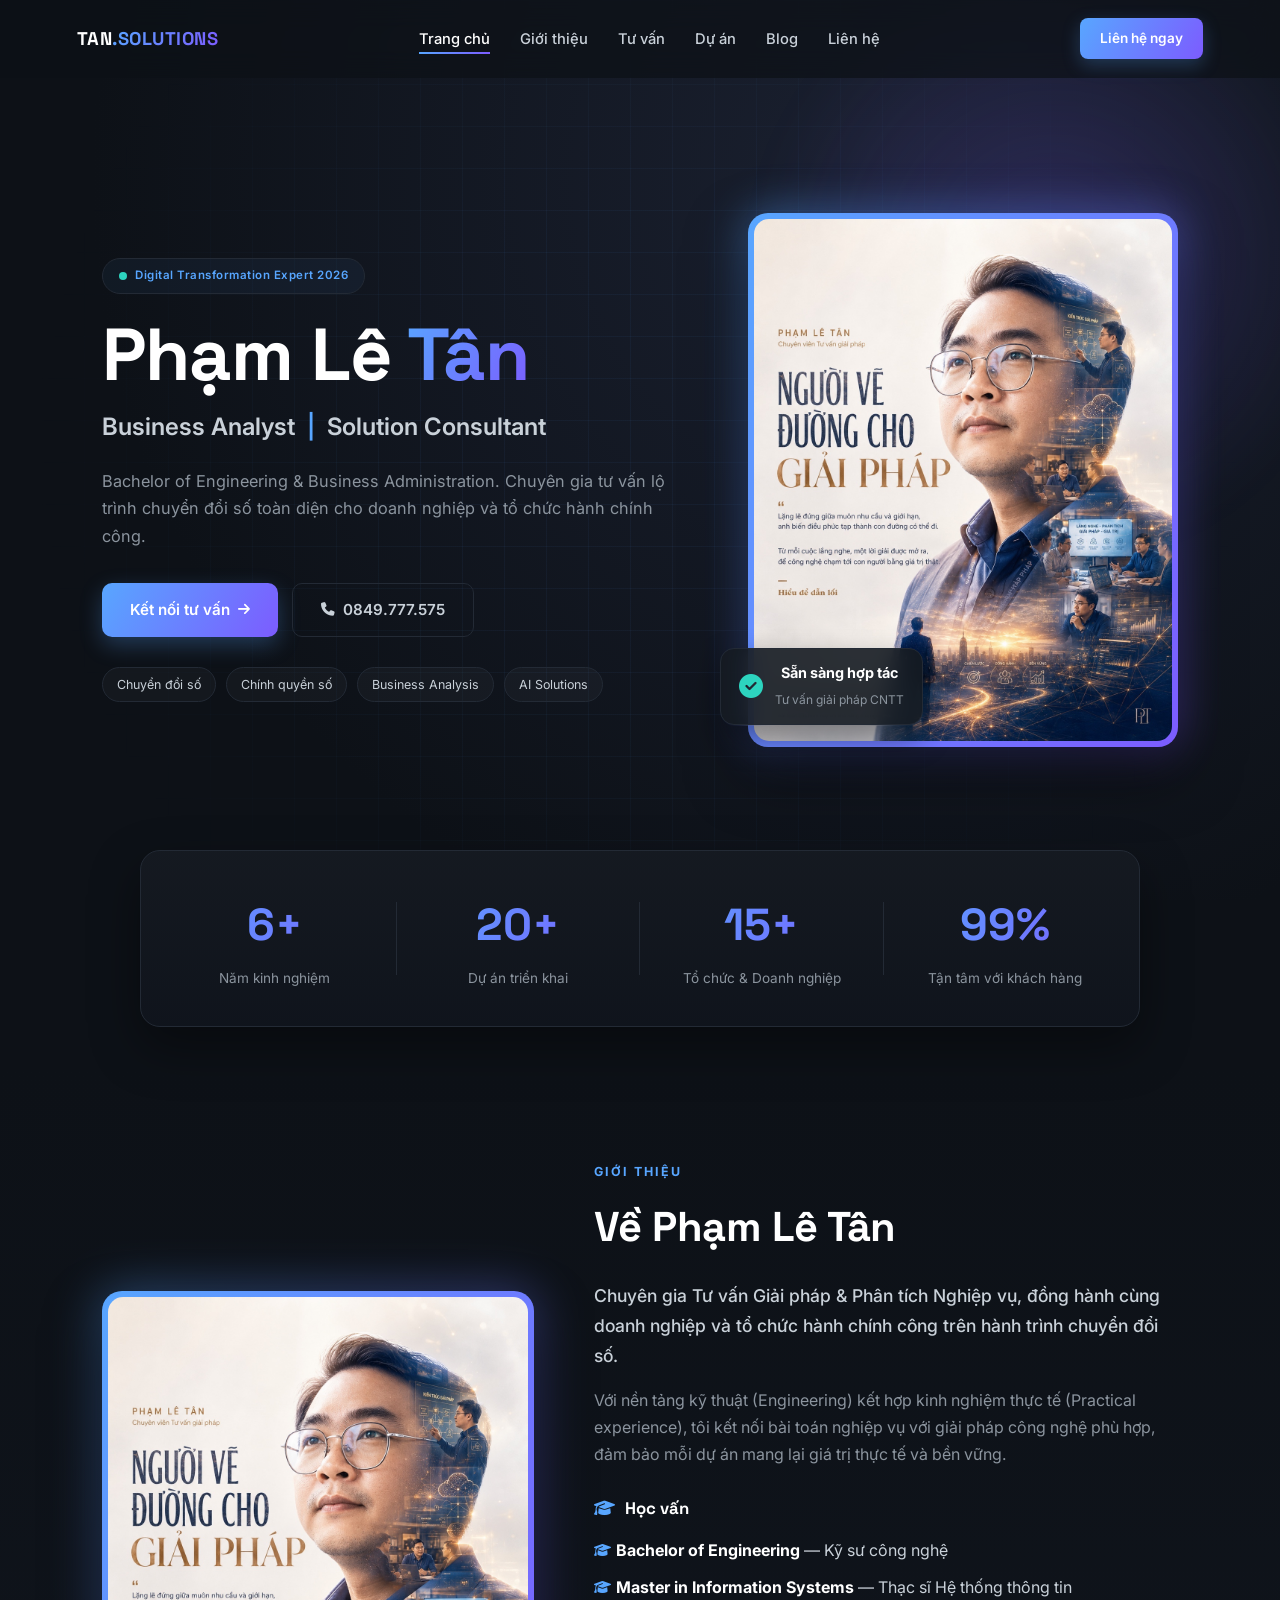
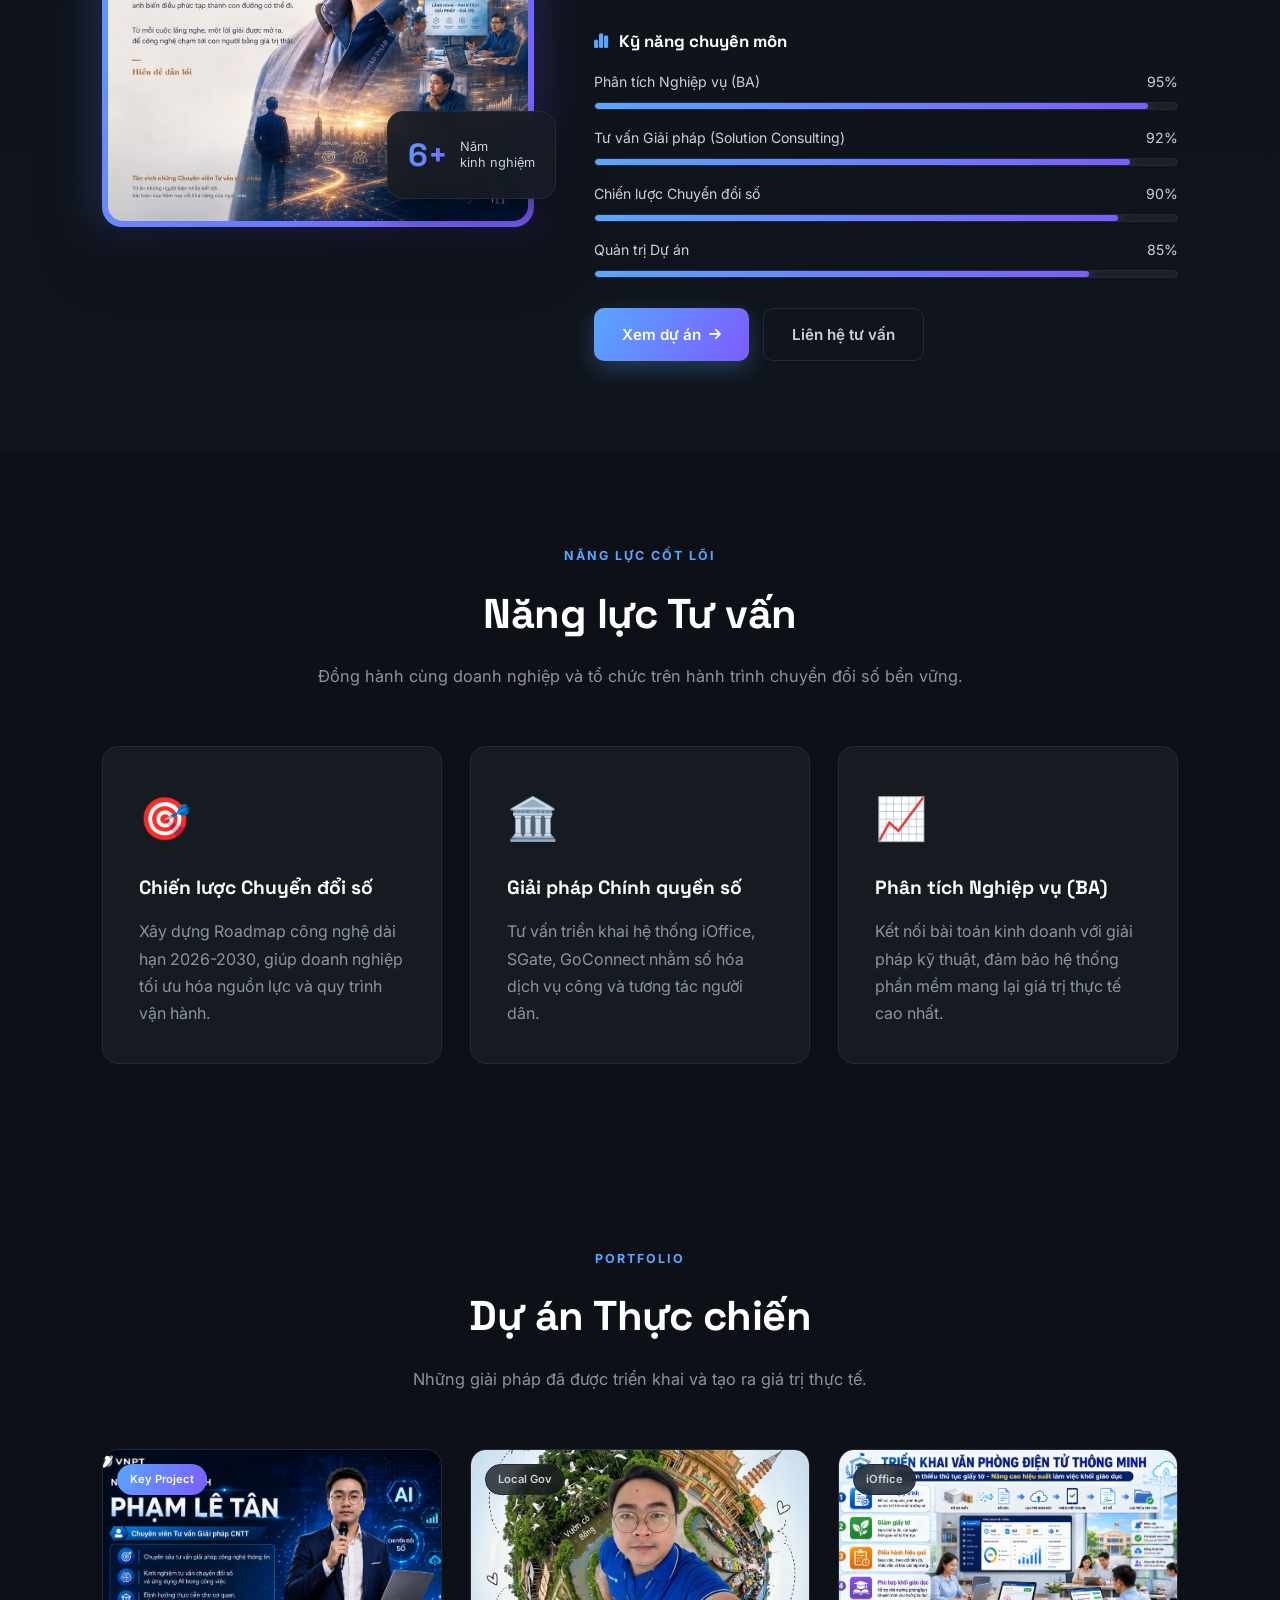
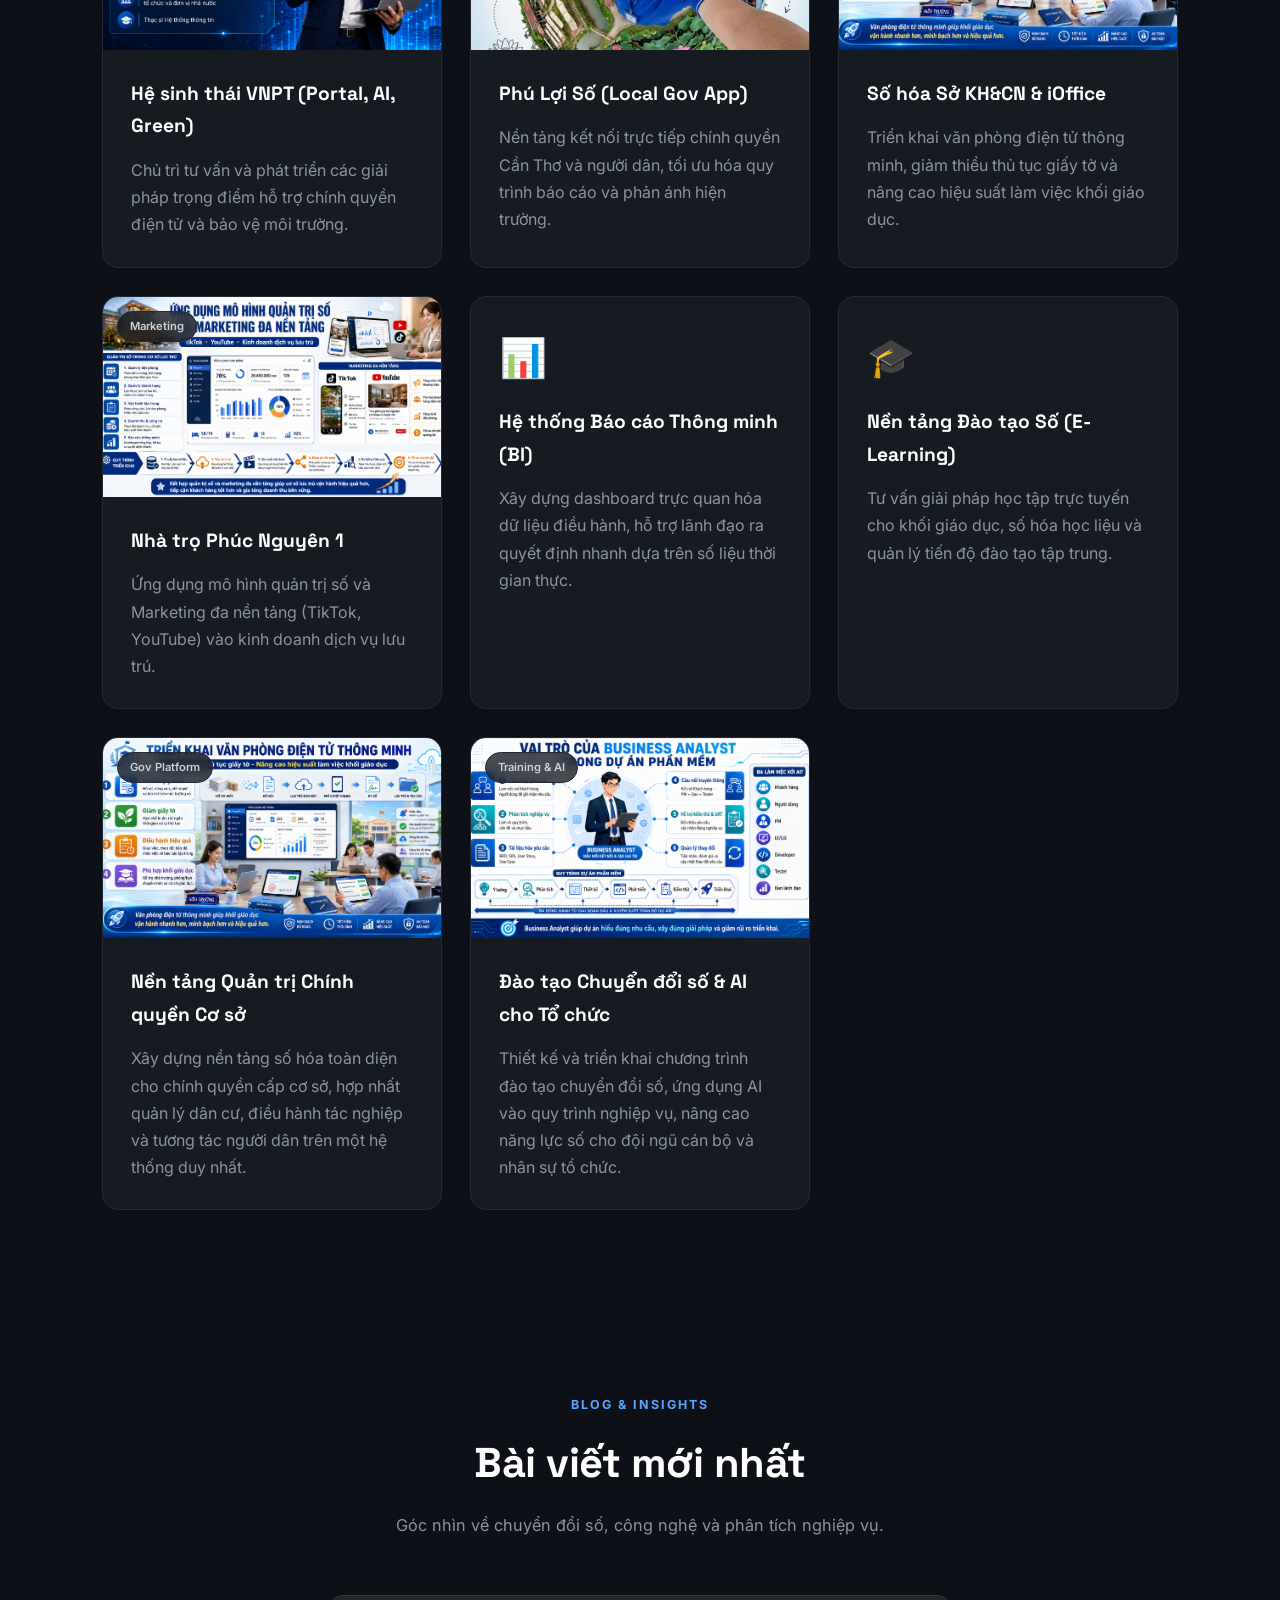
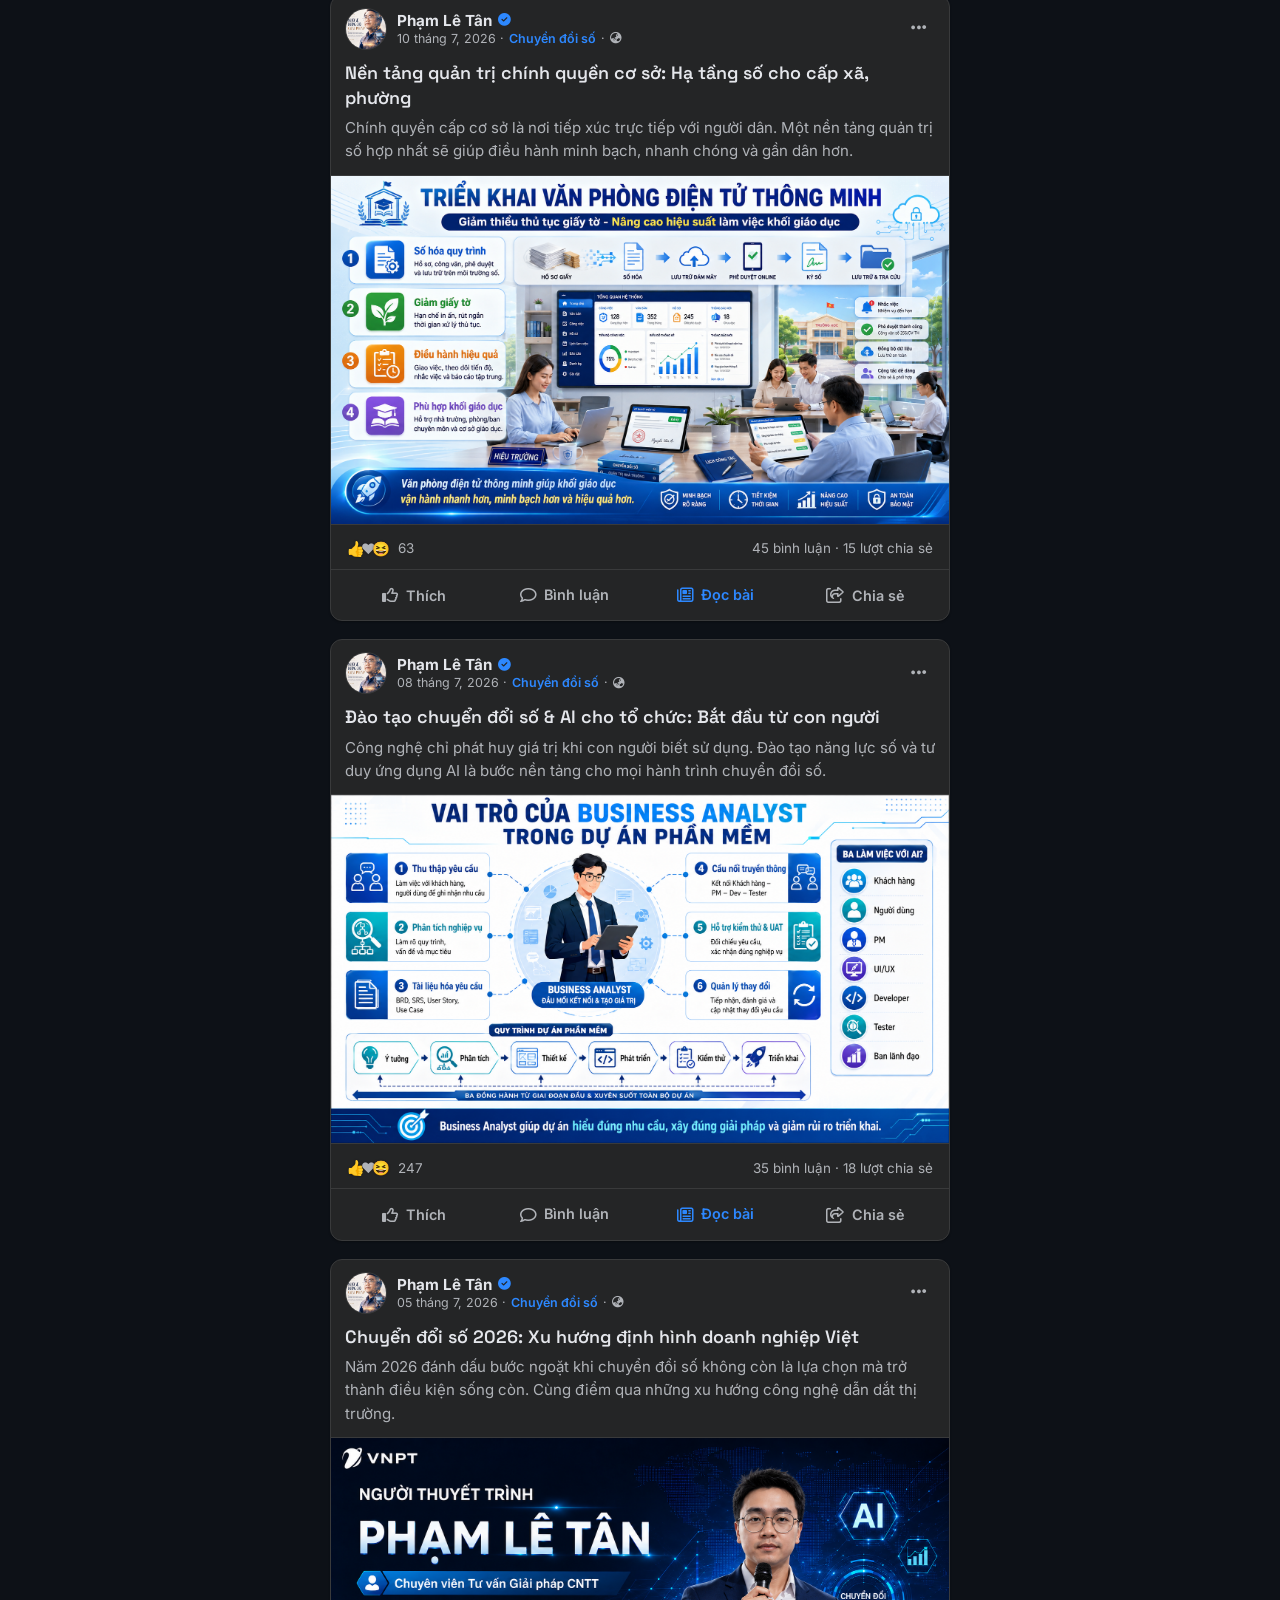
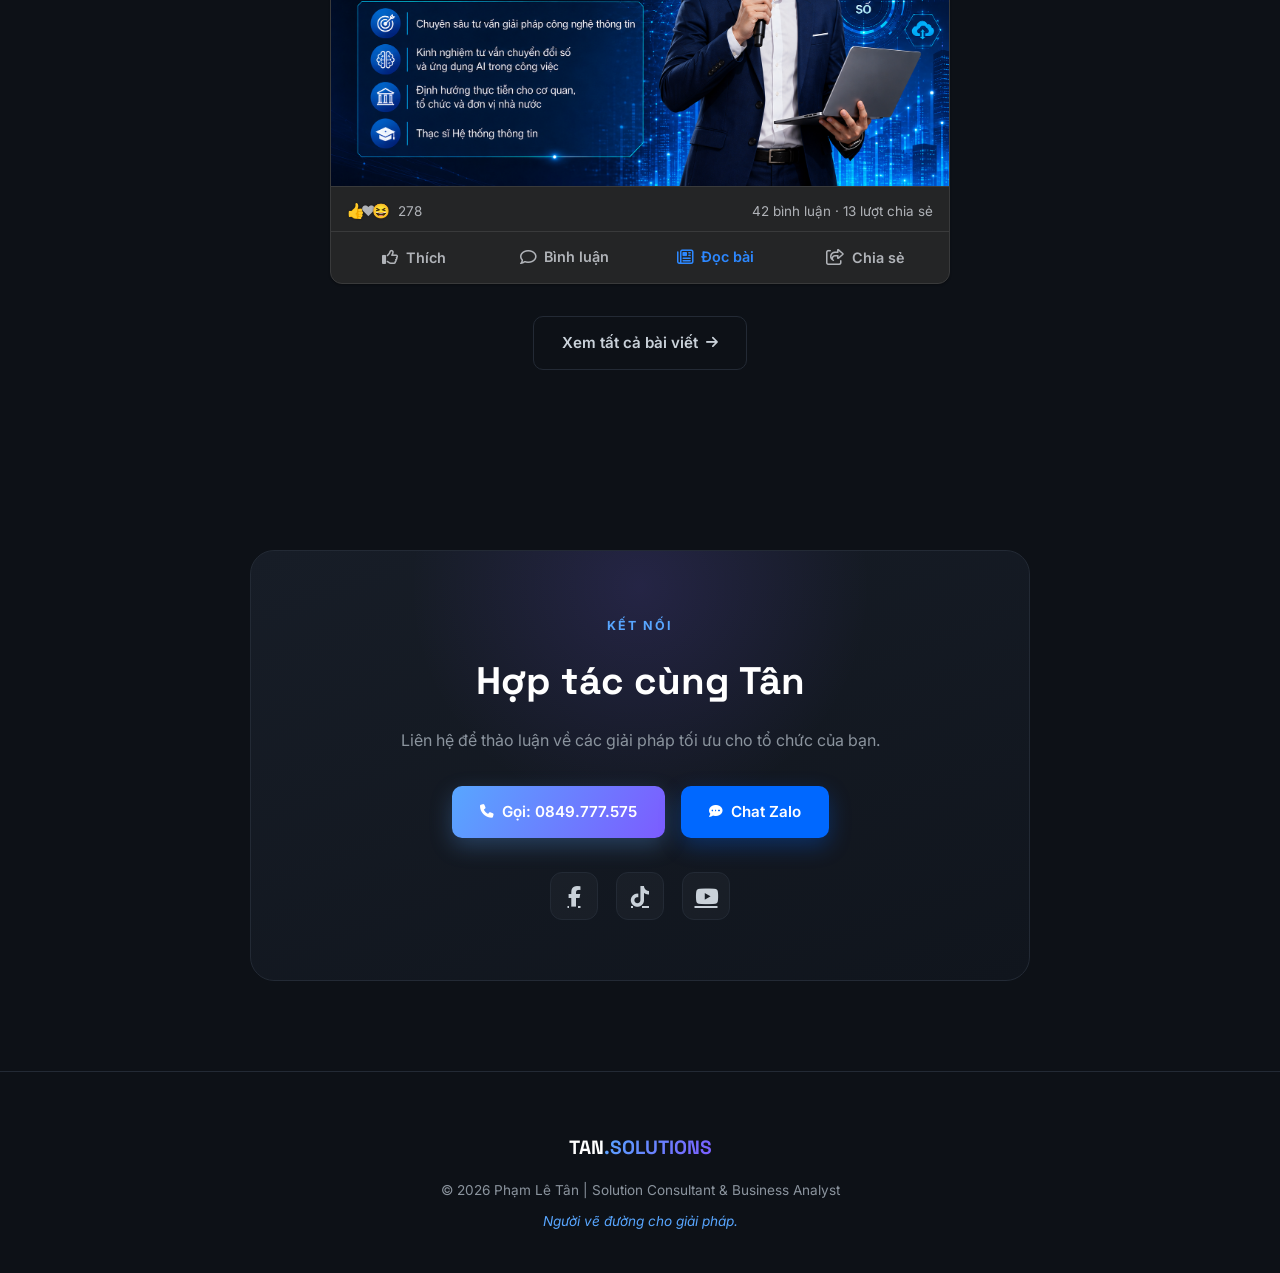
<file: index.html>
<!DOCTYPE html>
<html lang="vi">
<head>
    <meta charset="UTF-8">
    <meta name="viewport" content="width=device-width, initial-scale=1.0">
    <title>Phạm Lê Tân | Solution Consultant & Business Analyst</title>
    <meta name="description" content="Phạm Lê Tân - Chuyên gia Tư vấn Giải pháp & Phân tích Nghiệp vụ (BA). Tư vấn lộ trình chuyển đổi số toàn diện cho doanh nghiệp và tổ chức hành chính công.">
    <meta name="author" content="Phạm Lê Tân">
    <meta name="theme-color" content="#0d1117">

    <meta property="og:type" content="website">
    <meta property="og:title" content="Phạm Lê Tân | Solution Consultant & Business Analyst">
    <meta property="og:description" content="Chuyên gia tư vấn lộ trình chuyển đổi số toàn diện cho doanh nghiệp và tổ chức hành chính công.">
    <meta property="og:image" content="assets/img/anh2.jpg">

    <link rel="icon" href="assets/img/anh2.jpg" type="image/jpeg">
    <link rel="preconnect" href="https://fonts.googleapis.com">
    <link rel="preconnect" href="https://fonts.gstatic.com" crossorigin>
    <link href="https://fonts.googleapis.com/css2?family=Inter:wght@300;400;500;600;700;800&family=Space+Grotesk:wght@500;600;700&display=swap" rel="stylesheet">
    <link rel="stylesheet" href="https://cdnjs.cloudflare.com/ajax/libs/font-awesome/6.4.0/css/all.min.css">
    <link rel="stylesheet" href="css/style.css">
</head>
<body>

    <div class="scroll-progress" id="scrollProgress"></div>

    <nav id="navbar">
        <a href="#home" class="logo">TAN<span>.SOLUTIONS</span></a>
        <ul class="nav-links" id="navLinks">
            <li><a href="#home">Trang chủ</a></li>
            <li><a href="#about">Giới thiệu</a></li>
            <li><a href="#consulting">Tư vấn</a></li>
            <li><a href="#projects">Dự án</a></li>
            <li><a href="blog.html">Blog</a></li>
            <li><a href="#contact">Liên hệ</a></li>
        </ul>
        <a href="#contact" class="nav-cta">Liên hệ ngay</a>
        <button class="nav-toggle" id="navToggle" aria-label="Mở menu">
            <span></span><span></span><span></span>
        </button>
    </nav>

    <header id="home">
        <div class="hero-bg" aria-hidden="true">
            <div class="hero-glow"></div>
            <div class="hero-grid"></div>
        </div>
        <div class="hero-content">
            <div class="hero-text">
                <div class="hero-badge"><span class="pulse-dot"></span>Digital Transformation Expert 2026</div>
                <h1>Phạm Lê <span class="gradient-text">Tân</span></h1>
                <p class="hero-subtitle">Business Analyst <span class="sep">|</span> Solution Consultant</p>
                <p class="hero-description">Bachelor of Engineering &amp; Business Administration. Chuyên gia tư vấn lộ trình chuyển đổi số toàn diện cho doanh nghiệp và tổ chức hành chính công.</p>
                <div class="hero-btns">
                    <a href="#contact" class="btn">Kết nối tư vấn <i class="fas fa-arrow-right"></i></a>
                    <a href="tel:0849777575" class="btn btn-outline"><i class="fas fa-phone"></i> 0849.777.575</a>
                </div>
                <div class="hero-tech">
                    <span>Chuyển đổi số</span>
                    <span>Chính quyền số</span>
                    <span>Business Analysis</span>
                    <span>AI Solutions</span>
                </div>
            </div>
            <div class="hero-image">
                <div class="hero-image-frame">
                    <img src="assets/img/anh2.jpg" alt="Phạm Lê Tân - Người vẽ đường cho giải pháp" loading="eager">
                </div>
                <div class="hero-float-card">
                    <i class="fas fa-check-circle"></i>
                    <div>
                        <strong>Sẵn sàng hợp tác</strong>
                        <small>Tư vấn giải pháp CNTT</small>
                    </div>
                </div>
            </div>
        </div>
    </header>

    <section class="stats-section reveal">
        <div class="stats-grid">
            <div class="stat">
                <div class="stat-number" data-target="6" data-suffix="+">0</div>
                <div class="stat-label">Năm kinh nghiệm</div>
            </div>
            <div class="stat">
                <div class="stat-number" data-target="20" data-suffix="+">0</div>
                <div class="stat-label">Dự án triển khai</div>
            </div>
            <div class="stat">
                <div class="stat-number" data-target="15" data-suffix="+">0</div>
                <div class="stat-label">Tổ chức &amp; Doanh nghiệp</div>
            </div>
            <div class="stat">
                <div class="stat-number" data-target="100" data-suffix="%">0</div>
                <div class="stat-label">Tận tâm với khách hàng</div>
            </div>
        </div>
    </section>

    <section id="about" class="reveal">
        <div class="about-wrap">
            <div class="about-visual">
                <div class="about-image-frame">
                    <img src="assets/img/anh2.jpg" alt="Phạm Lê Tân - Solution Consultant" loading="lazy">
                </div>
                <div class="about-exp-card">
                    <span class="about-exp-num">6+</span>
                    <span class="about-exp-text">Năm<br>kinh nghiệm</span>
                </div>
            </div>
            <div class="about-body">
                <span class="section-tagline">Giới thiệu</span>
                <h2 class="section-title">Về Phạm Lê Tân</h2>
                <p class="about-lead">Chuyên gia Tư vấn Giải pháp &amp; Phân tích Nghiệp vụ, đồng hành cùng doanh nghiệp và tổ chức hành chính công trên hành trình chuyển đổi số.</p>
                <p>Với nền tảng kỹ thuật (Engineering) kết hợp kinh nghiệm thực tế (Practical experience), tôi kết nối bài toán nghiệp vụ với giải pháp công nghệ phù hợp, đảm bảo mỗi dự án mang lại giá trị thực tế và bền vững.</p>

                <div class="about-edu">
                    <h3><i class="fas fa-graduation-cap"></i> Học vấn</h3>
                    <ul>
                        <li><strong>Bachelor of Engineering</strong> — Kỹ sư công nghệ</li>
                        <li><strong>Master in Information Systems</strong> — Thạc sĩ Hệ thống thông tin</li>
                    </ul>
                </div>

                <div class="about-skills">
                    <h3><i class="fas fa-chart-simple"></i> Kỹ năng chuyên môn</h3>
                    <div class="skill">
                        <div class="skill-head"><span>Phân tích Nghiệp vụ (BA)</span><span>95%</span></div>
                        <div class="skill-bar"><span class="skill-fill" style="--pct:95%"></span></div>
                    </div>
                    <div class="skill">
                        <div class="skill-head"><span>Tư vấn Giải pháp (Solution Consulting)</span><span>92%</span></div>
                        <div class="skill-bar"><span class="skill-fill" style="--pct:92%"></span></div>
                    </div>
                    <div class="skill">
                        <div class="skill-head"><span>Chiến lược Chuyển đổi số</span><span>90%</span></div>
                        <div class="skill-bar"><span class="skill-fill" style="--pct:90%"></span></div>
                    </div>
                    <div class="skill">
                        <div class="skill-head"><span>Quản trị Dự án</span><span>85%</span></div>
                        <div class="skill-bar"><span class="skill-fill" style="--pct:85%"></span></div>
                    </div>
                </div>

                <div class="about-btns">
                    <a href="#projects" class="btn">Xem dự án <i class="fas fa-arrow-right"></i></a>
                    <a href="#contact" class="btn btn-outline">Liên hệ tư vấn</a>
                </div>
            </div>
        </div>
    </section>

    <section id="consulting" class="reveal">
        <div class="section-head">
            <span class="section-tagline">Năng lực cốt lõi</span>
            <h2 class="section-title">Năng lực Tư vấn</h2>
            <p class="section-desc">Đồng hành cùng doanh nghiệp và tổ chức trên hành trình chuyển đổi số bền vững.</p>
        </div>
        <div class="grid">
            <div class="card">
                <div class="card-icon">🎯</div>
                <h3>Chiến lược Chuyển đổi số</h3>
                <p>Xây dựng Roadmap công nghệ dài hạn 2026-2030, giúp doanh nghiệp tối ưu hóa nguồn lực và quy trình vận hành.</p>
            </div>
            <div class="card">
                <div class="card-icon">🏛️</div>
                <h3>Giải pháp Chính quyền số</h3>
                <p>Tư vấn triển khai hệ thống iOffice, SGate, GoConnect nhằm số hóa dịch vụ công và tương tác người dân.</p>
            </div>
            <div class="card">
                <div class="card-icon">📈</div>
                <h3>Phân tích Nghiệp vụ (BA)</h3>
                <p>Kết nối bài toán kinh doanh với giải pháp kỹ thuật, đảm bảo hệ thống phần mềm mang lại giá trị thực tế cao nhất.</p>
            </div>
        </div>
    </section>

    <section id="projects" class="reveal">
        <div class="section-head">
            <span class="section-tagline">Portfolio</span>
            <h2 class="section-title">Dự án Thực chiến</h2>
            <p class="section-desc">Những giải pháp đã được triển khai và tạo ra giá trị thực tế.</p>
        </div>
        <div class="grid">
            <div class="card project-card">
                <div class="project-thumb">
                    <img src="assets/img/anh3.png" alt="Phạm Lê Tân - Chuyên viên Tư vấn Giải pháp CNTT VNPT" loading="lazy">
                    <span class="tag tag-active">Key Project</span>
                </div>
                <div class="project-body">
                    <h3>Hệ sinh thái VNPT (Portal, AI, Green)</h3>
                    <p>Chủ trì tư vấn và phát triển các giải pháp trọng điểm hỗ trợ chính quyền điện tử và bảo vệ môi trường.</p>
                </div>
            </div>
            <div class="card project-card">
                <div class="project-thumb">
                    <img src="assets/img/anh1.jpg" alt="Thốt Nốt - Cần Thơ" loading="lazy">
                    <span class="tag">Local Gov</span>
                </div>
                <div class="project-body">
                    <h3>Phú Lợi Số (Local Gov App)</h3>
                    <p>Nền tảng kết nối trực tiếp chính quyền Cần Thơ và người dân, tối ưu hóa quy trình báo cáo và phản ánh hiện trường.</p>
                </div>
            </div>
            <div class="card project-card">
                <div class="project-thumb">
                    <img src="assets/img/anh5.png" alt="Số hóa Sở KH&amp;CN &amp; iOffice" loading="lazy">
                    <span class="tag">iOffice</span>
                </div>
                <div class="project-body">
                    <h3>Số hóa Sở KH&amp;CN &amp; iOffice</h3>
                    <p>Triển khai văn phòng điện tử thông minh, giảm thiểu thủ tục giấy tờ và nâng cao hiệu suất làm việc khối giáo dục.</p>
                </div>
            </div>
            <div class="card project-card">
                <div class="project-thumb">
                    <img src="assets/img/anh6.png" alt="Nhà trọ Phúc Nguyên 1" loading="lazy">
                    <span class="tag">Marketing</span>
                </div>
                <div class="project-body">
                    <h3>Nhà trọ Phúc Nguyên 1</h3>
                    <p>Ứng dụng mô hình quản trị số và Marketing đa nền tảng (TikTok, YouTube) vào kinh doanh dịch vụ lưu trú.</p>
                </div>
            </div>
            <div class="card project-card">
                <div class="project-body">
                    <div class="project-icon">📊</div>
                    <h3>Hệ thống Báo cáo Thông minh (BI)</h3>
                    <p>Xây dựng dashboard trực quan hóa dữ liệu điều hành, hỗ trợ lãnh đạo ra quyết định nhanh dựa trên số liệu thời gian thực.</p>
                </div>
            </div>
            <div class="card project-card">
                <div class="project-body">
                    <div class="project-icon">🎓</div>
                    <h3>Nền tảng Đào tạo Số (E-Learning)</h3>
                    <p>Tư vấn giải pháp học tập trực tuyến cho khối giáo dục, số hóa học liệu và quản lý tiến độ đào tạo tập trung.</p>
                </div>
            </div>
            <div class="card project-card">
                <div class="project-thumb">
                    <img src="assets/img/anh5.png" alt="Nền tảng Quản trị Chính quyền Cơ sở" loading="lazy">
                    <span class="tag">Gov Platform</span>
                </div>
                <div class="project-body">
                    <h3>Nền tảng Quản trị Chính quyền Cơ sở</h3>
                    <p>Xây dựng nền tảng số hóa toàn diện cho chính quyền cấp cơ sở, hợp nhất quản lý dân cư, điều hành tác nghiệp và tương tác người dân trên một hệ thống duy nhất.</p>
                </div>
            </div>
            <div class="card project-card">
                <div class="project-thumb">
                    <img src="assets/img/anh4.png" alt="Đào tạo Chuyển đổi số và AI cho Tổ chức" loading="lazy">
                    <span class="tag">Training &amp; AI</span>
                </div>
                <div class="project-body">
                    <h3>Đào tạo Chuyển đổi số &amp; AI cho Tổ chức</h3>
                    <p>Thiết kế và triển khai chương trình đào tạo chuyển đổi số, ứng dụng AI vào quy trình nghiệp vụ, nâng cao năng lực số cho đội ngũ cán bộ và nhân sự tổ chức.</p>
                </div>
            </div>
        </div>
    </section>

    <section id="latest" class="reveal">
        <div class="section-head">
            <span class="section-tagline">Blog &amp; Insights</span>
            <h2 class="section-title">Bài viết mới nhất</h2>
            <p class="section-desc">Góc nhìn về chuyển đổi số, công nghệ và phân tích nghiệp vụ.</p>
        </div>
        <div class="latest-grid" id="latestPosts"></div>
        <div class="latest-cta">
            <a href="blog.html" class="btn btn-outline">Xem tất cả bài viết <i class="fas fa-arrow-right"></i></a>
        </div>
    </section>

    <section id="contact" class="reveal">
        <div class="contact-box">
            <span class="section-tagline">Kết nối</span>
            <h2>Hợp tác cùng Tân</h2>
            <p>Liên hệ để thảo luận về các giải pháp tối ưu cho tổ chức của bạn.</p>

            <div class="contact-main">
                <a href="tel:0849777575" class="btn"><i class="fas fa-phone"></i> Gọi: 0849.777.575</a>
                <a href="https://zalo.me/0849777575" class="btn btn-zalo"><i class="fas fa-comment-dots"></i> Chat Zalo</a>
            </div>

            <div class="social-links">
                <a href="https://www.facebook.com/share/14d8u618WEZ/?mibextid=wwXIfr" target="_blank" rel="noopener" title="Facebook"><i class="fab fa-facebook-f"></i></a>
                <a href="https://www.tiktok.com/@cristianphamle?_r=1&_t=ZS-95wLcS9i7oi" target="_blank" rel="noopener" title="TikTok"><i class="fab fa-tiktok"></i></a>
                <a href="https://www.youtube.com/@TanPhamDay" target="_blank" rel="noopener" title="YouTube"><i class="fab fa-youtube"></i></a>
            </div>
        </div>
    </section>

    <footer>
        <div class="footer-logo">TAN<span>.SOLUTIONS</span></div>
        <p>© 2026 Phạm Lê Tân | Solution Consultant &amp; Business Analyst</p>
        <p class="footer-tagline">Người vẽ đường cho giải pháp.</p>
    </footer>

    <a href="#home" class="back-to-top" id="backToTop" aria-label="Lên đầu trang"><i class="fas fa-arrow-up"></i></a>

    <script src="js/blog-data.js"></script>
    <script src="js/script.js"></script>
</body>
</html>
</file>
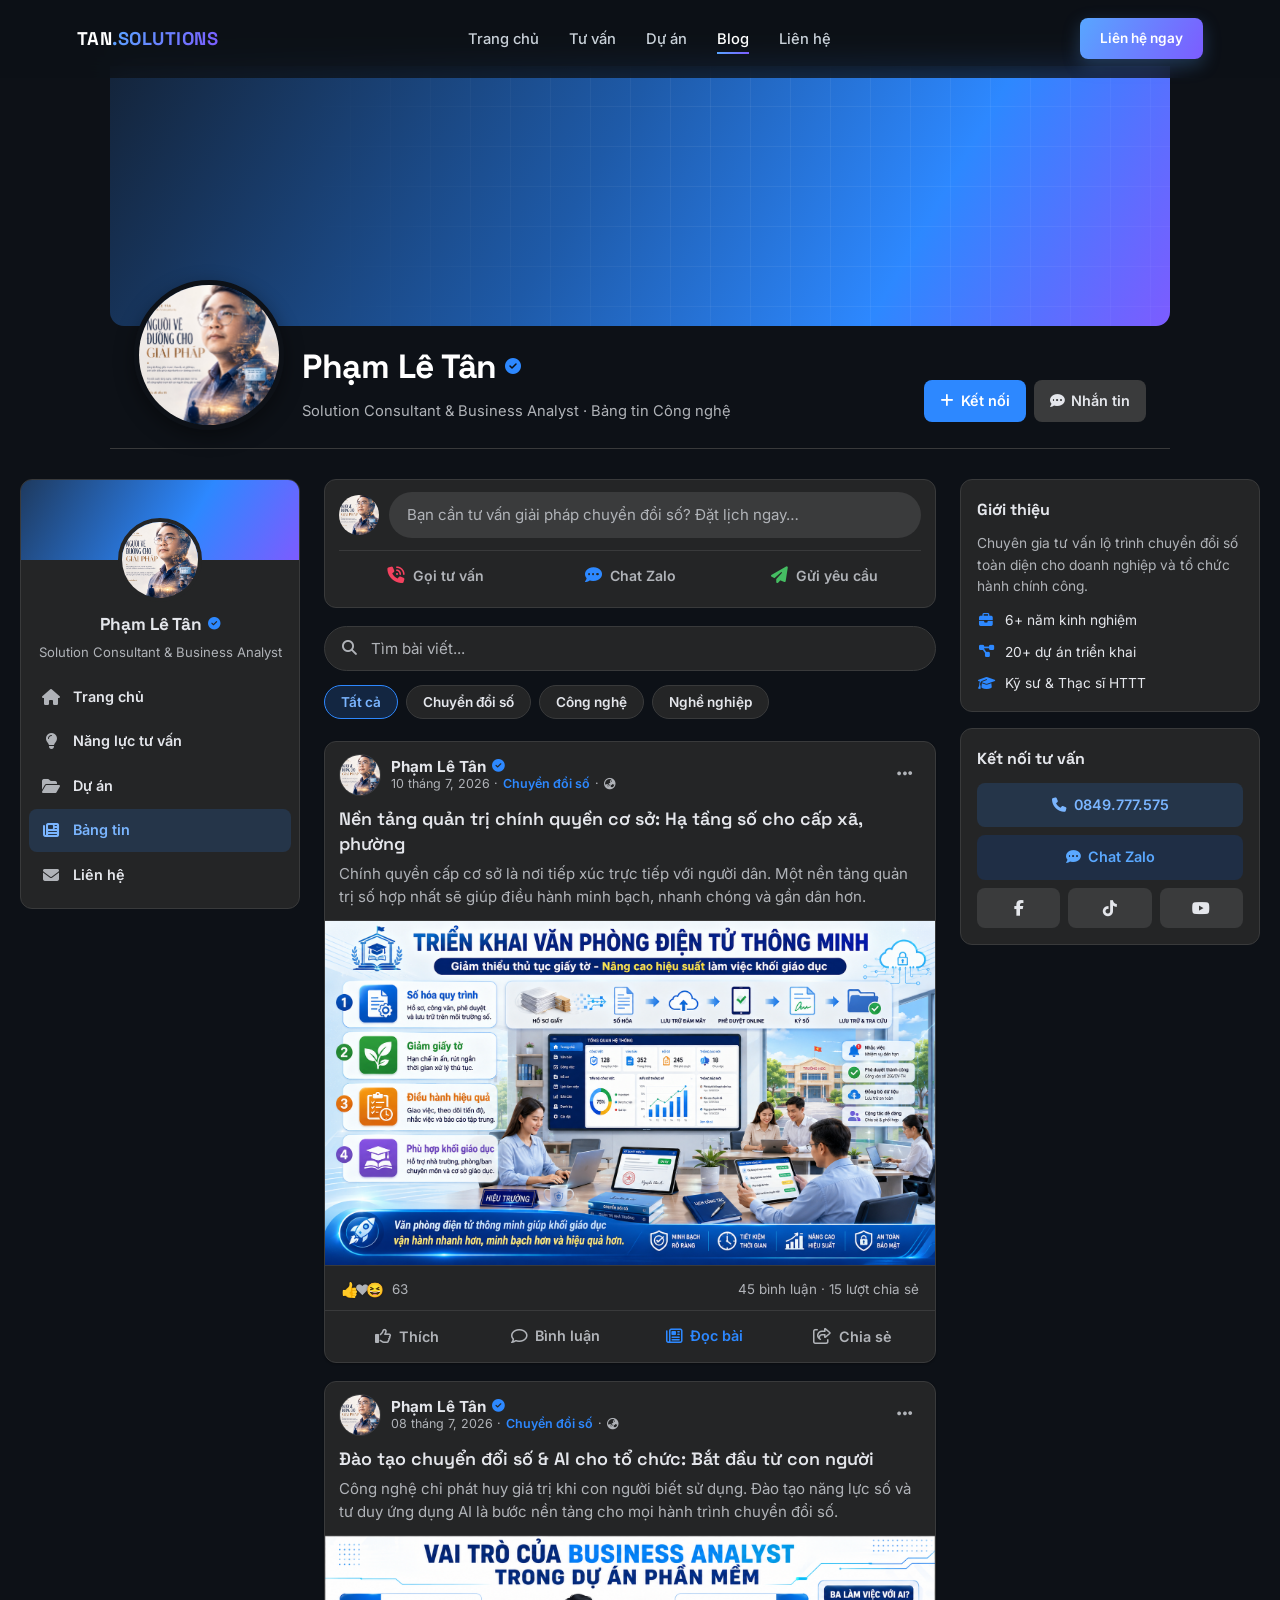
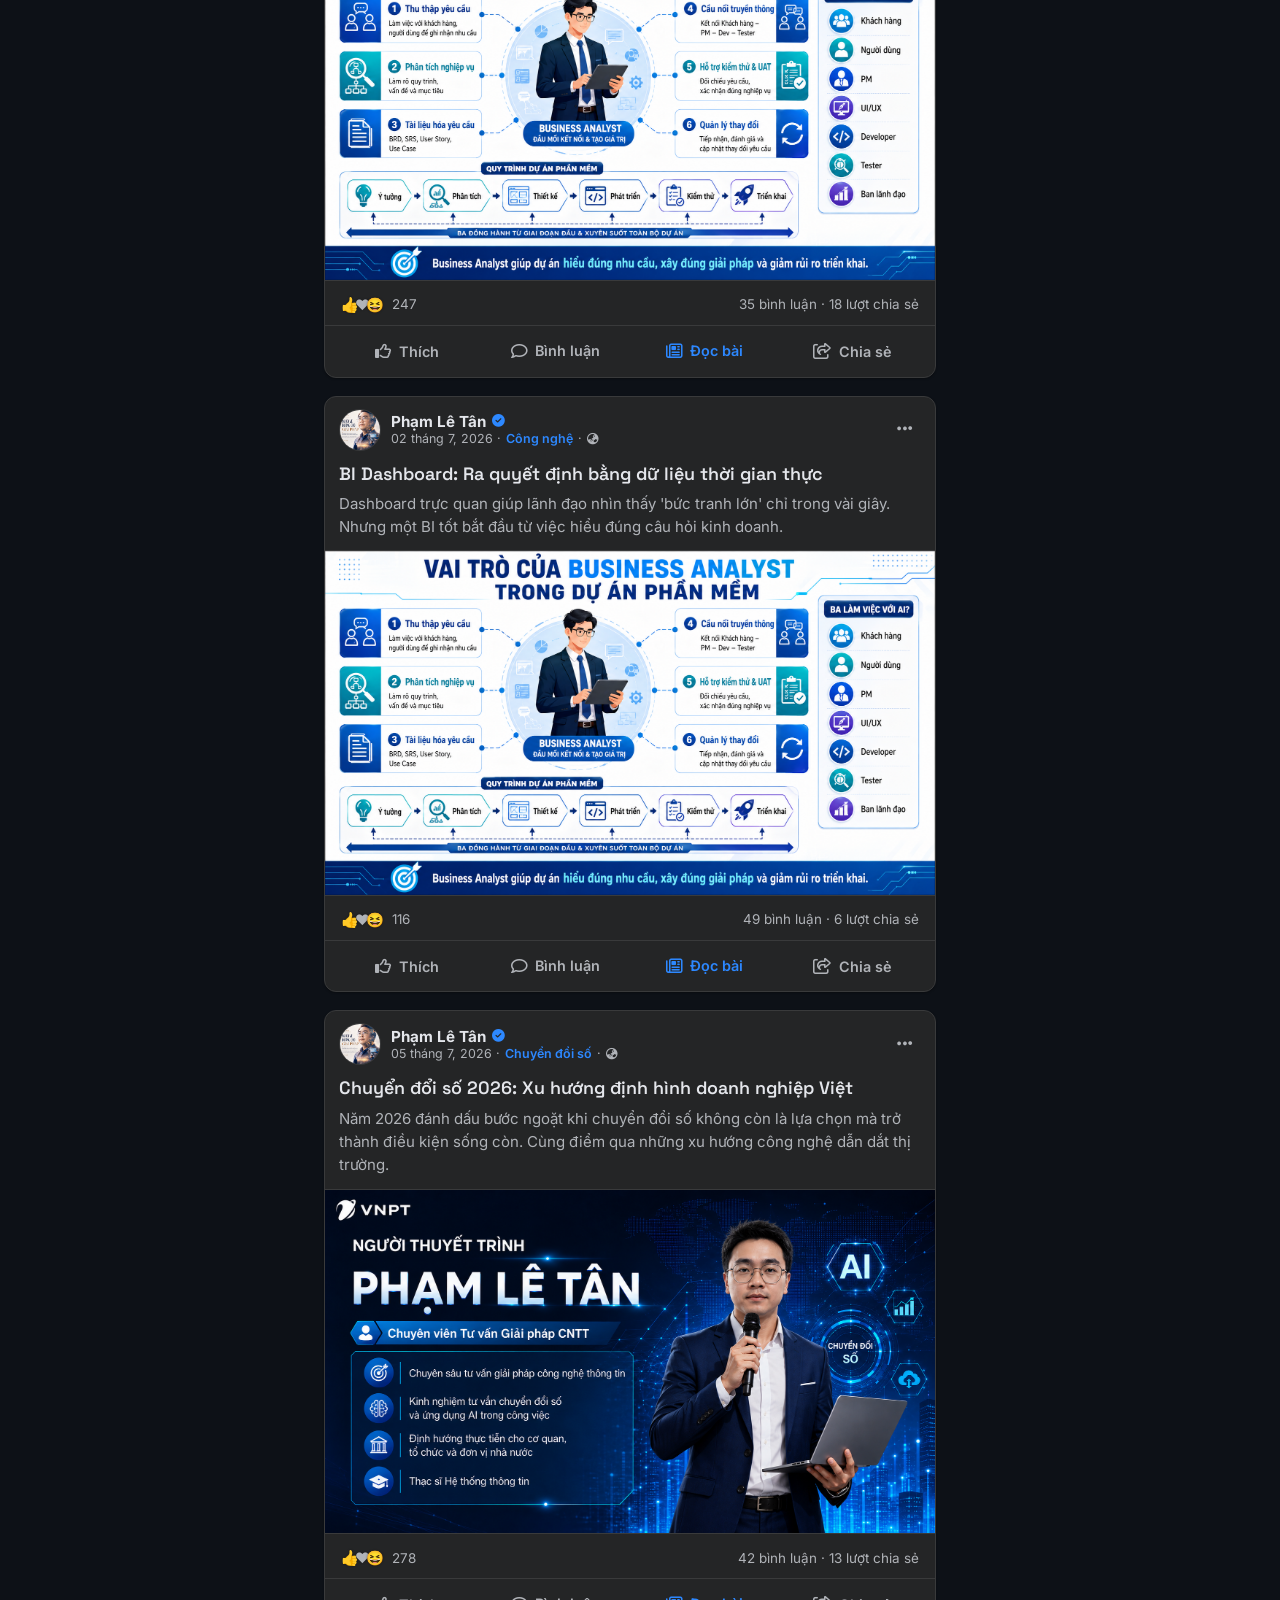
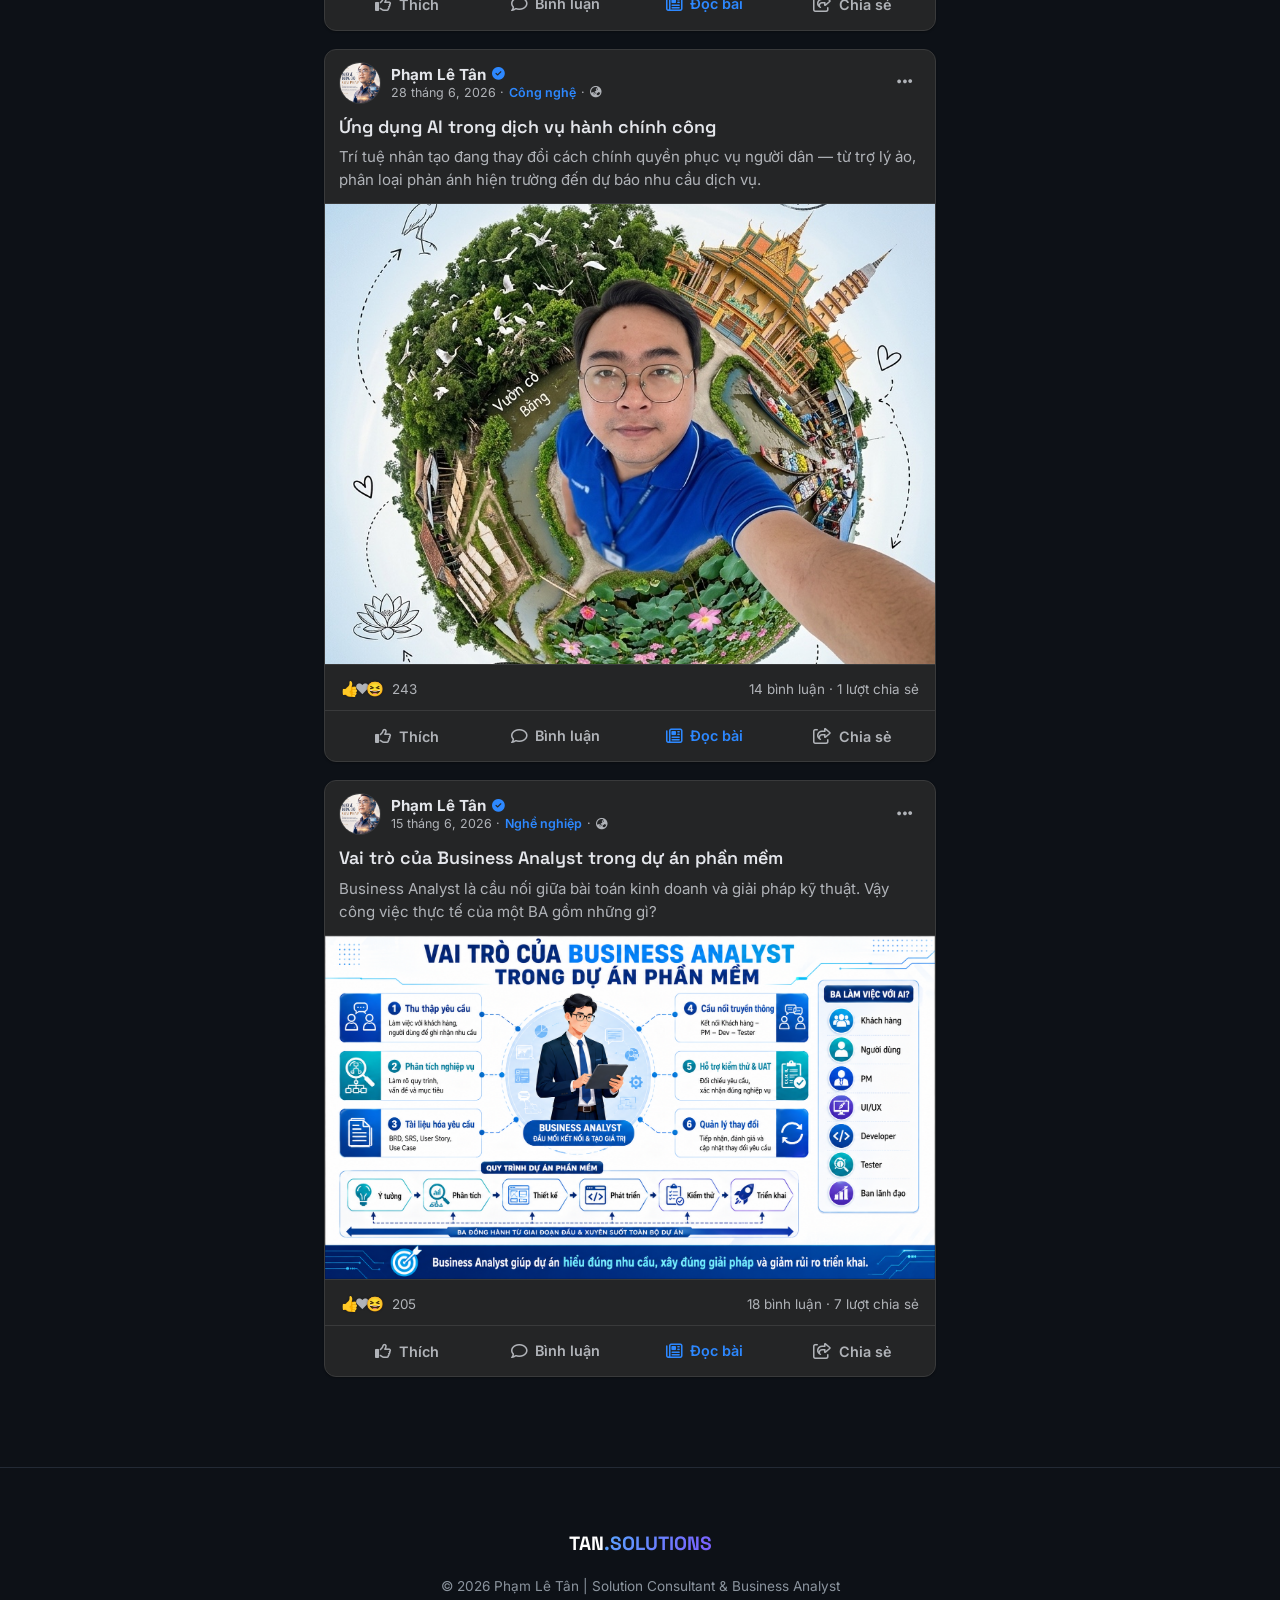
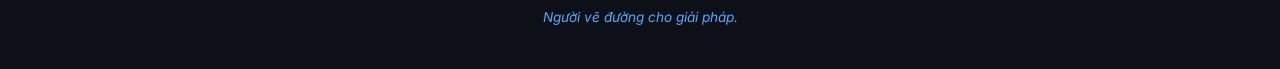
<file: blog.html>
<!DOCTYPE html>
<html lang="vi">
<head>
    <meta charset="UTF-8">
    <meta name="viewport" content="width=device-width, initial-scale=1.0">
    <title>Blog | Phạm Lê Tân - Tin tức & Công nghệ</title>
    <meta name="description" content="Blog chia sẻ kiến thức về chuyển đổi số, công nghệ, AI và phân tích nghiệp vụ từ Phạm Lê Tân.">
    <meta name="theme-color" content="#0d1117">

    <link rel="icon" href="assets/img/anh2.jpg" type="image/jpeg">
    <link rel="preconnect" href="https://fonts.googleapis.com">
    <link rel="preconnect" href="https://fonts.gstatic.com" crossorigin>
    <link href="https://fonts.googleapis.com/css2?family=Inter:wght@300;400;500;600;700;800&family=Space+Grotesk:wght@500;600;700&display=swap" rel="stylesheet">
    <link rel="stylesheet" href="https://cdnjs.cloudflare.com/ajax/libs/font-awesome/6.4.0/css/all.min.css">
    <link rel="stylesheet" href="css/style.css">
</head>
<body>

    <div class="scroll-progress" id="scrollProgress"></div>

    <nav id="navbar">
        <a href="index.html#home" class="logo">TAN<span>.SOLUTIONS</span></a>
        <ul class="nav-links" id="navLinks">
            <li><a href="index.html#home">Trang chủ</a></li>
            <li><a href="index.html#consulting">Tư vấn</a></li>
            <li><a href="index.html#projects">Dự án</a></li>
            <li><a href="blog.html" class="active">Blog</a></li>
            <li><a href="index.html#contact">Liên hệ</a></li>
        </ul>
        <a href="index.html#contact" class="nav-cta">Liên hệ ngay</a>
        <button class="nav-toggle" id="navToggle" aria-label="Mở menu">
            <span></span><span></span><span></span>
        </button>
    </nav>

    <div class="fb-cover">
        <div class="fb-cover-photo" aria-hidden="true"></div>
        <div class="fb-cover-bar">
            <img class="fb-cover-avatar" src="assets/img/anh2.jpg" alt="Phạm Lê Tân">
            <div class="fb-cover-info">
                <h1>Phạm Lê Tân <i class="fas fa-circle-check" title="Đã xác minh"></i></h1>
                <p>Solution Consultant &amp; Business Analyst · Bảng tin Công nghệ</p>
            </div>
            <div class="fb-cover-actions">
                <a href="index.html#contact" class="fb-cover-btn fb-cover-btn-primary"><i class="fas fa-plus"></i> Kết nối</a>
                <a href="https://zalo.me/0849777575" class="fb-cover-btn"><i class="fas fa-comment-dots"></i> Nhắn tin</a>
            </div>
        </div>
    </div>

    <main class="fb-layout">
        <!-- Cột trái: hồ sơ + liên kết nhanh -->
        <aside class="fb-side fb-side-left">
            <div class="fb-profile-card">
                <div class="fb-profile-cover"></div>
                <img class="fb-profile-avatar" src="assets/img/anh2.jpg" alt="Phạm Lê Tân">
                <h3 class="fb-profile-name">Phạm Lê Tân <i class="fas fa-circle-check" title="Đã xác minh"></i></h3>
                <p class="fb-profile-role">Solution Consultant &amp; Business Analyst</p>
                <div class="fb-quicknav">
                    <a href="index.html#home"><i class="fas fa-house"></i> Trang chủ</a>
                    <a href="index.html#consulting"><i class="fas fa-lightbulb"></i> Năng lực tư vấn</a>
                    <a href="index.html#projects"><i class="fas fa-folder-open"></i> Dự án</a>
                    <a href="blog.html" class="active"><i class="fas fa-newspaper"></i> Bảng tin</a>
                    <a href="index.html#contact"><i class="fas fa-envelope"></i> Liên hệ</a>
                </div>
            </div>
        </aside>

        <!-- Cột giữa: bảng tin -->
        <div class="fb-center">
            <!-- Ô soạn nhanh (composer) kiểu Facebook -->
            <div class="fb-composer">
                <div class="fb-composer-top">
                    <img class="fb-composer-avatar" src="assets/img/anh2.jpg" alt="Phạm Lê Tân">
                    <a href="index.html#contact" class="fb-composer-input">Bạn cần tư vấn giải pháp chuyển đổi số? Đặt lịch ngay…</a>
                </div>
                <div class="fb-composer-actions">
                    <a href="tel:0849777575"><i class="fas fa-phone-volume"></i> Gọi tư vấn</a>
                    <a href="https://zalo.me/0849777575"><i class="fas fa-comment-dots"></i> Chat Zalo</a>
                    <a href="index.html#contact"><i class="fas fa-paper-plane"></i> Gửi yêu cầu</a>
                </div>
            </div>

            <div class="blog-toolbar">
                <div class="blog-filters" id="blogFilters"></div>
                <div class="blog-search">
                    <i class="fas fa-magnifying-glass"></i>
                    <input type="search" id="blogSearch" placeholder="Tìm bài viết...">
                </div>
            </div>

            <div class="blog-grid" id="blogGrid"></div>
            <div class="blog-empty" id="blogEmpty" hidden>
                <i class="fas fa-inbox"></i>
                <p>Không tìm thấy bài viết phù hợp.</p>
            </div>
        </div>

        <!-- Cột phải: giới thiệu + liên hệ -->
        <aside class="fb-side fb-side-right">
            <div class="fb-widget">
                <h4 class="fb-widget-title">Giới thiệu</h4>
                <p class="fb-widget-text">Chuyên gia tư vấn lộ trình chuyển đổi số toàn diện cho doanh nghiệp và tổ chức hành chính công.</p>
                <ul class="fb-widget-list">
                    <li><i class="fas fa-briefcase"></i> 6+ năm kinh nghiệm</li>
                    <li><i class="fas fa-diagram-project"></i> 20+ dự án triển khai</li>
                    <li><i class="fas fa-graduation-cap"></i> Kỹ sư &amp; Thạc sĩ HTTT</li>
                </ul>
            </div>

            <div class="fb-widget">
                <h4 class="fb-widget-title">Kết nối tư vấn</h4>
                <a href="tel:0849777575" class="fb-widget-btn"><i class="fas fa-phone"></i> 0849.777.575</a>
                <a href="https://zalo.me/0849777575" class="fb-widget-btn fb-widget-btn-zalo"><i class="fas fa-comment-dots"></i> Chat Zalo</a>
                <div class="fb-widget-social">
                    <a href="https://www.facebook.com/share/14d8u618WEZ/?mibextid=wwXIfr" target="_blank" rel="noopener" title="Facebook"><i class="fab fa-facebook-f"></i></a>
                    <a href="https://www.tiktok.com/@cristianphamle?_r=1&_t=ZS-95wLcS9i7oi" target="_blank" rel="noopener" title="TikTok"><i class="fab fa-tiktok"></i></a>
                    <a href="https://www.youtube.com/@TanPhamDay" target="_blank" rel="noopener" title="YouTube"><i class="fab fa-youtube"></i></a>
                </div>
            </div>
        </aside>
    </main>

    <footer>
        <div class="footer-logo">TAN<span>.SOLUTIONS</span></div>
        <p>© 2026 Phạm Lê Tân | Solution Consultant &amp; Business Analyst</p>
        <p class="footer-tagline">Người vẽ đường cho giải pháp.</p>
    </footer>

    <a href="#" class="back-to-top" id="backToTop" aria-label="Lên đầu trang"><i class="fas fa-arrow-up"></i></a>

    <script src="js/blog-data.js"></script>
    <script src="js/blog.js"></script>
</body>
</html>
</file>
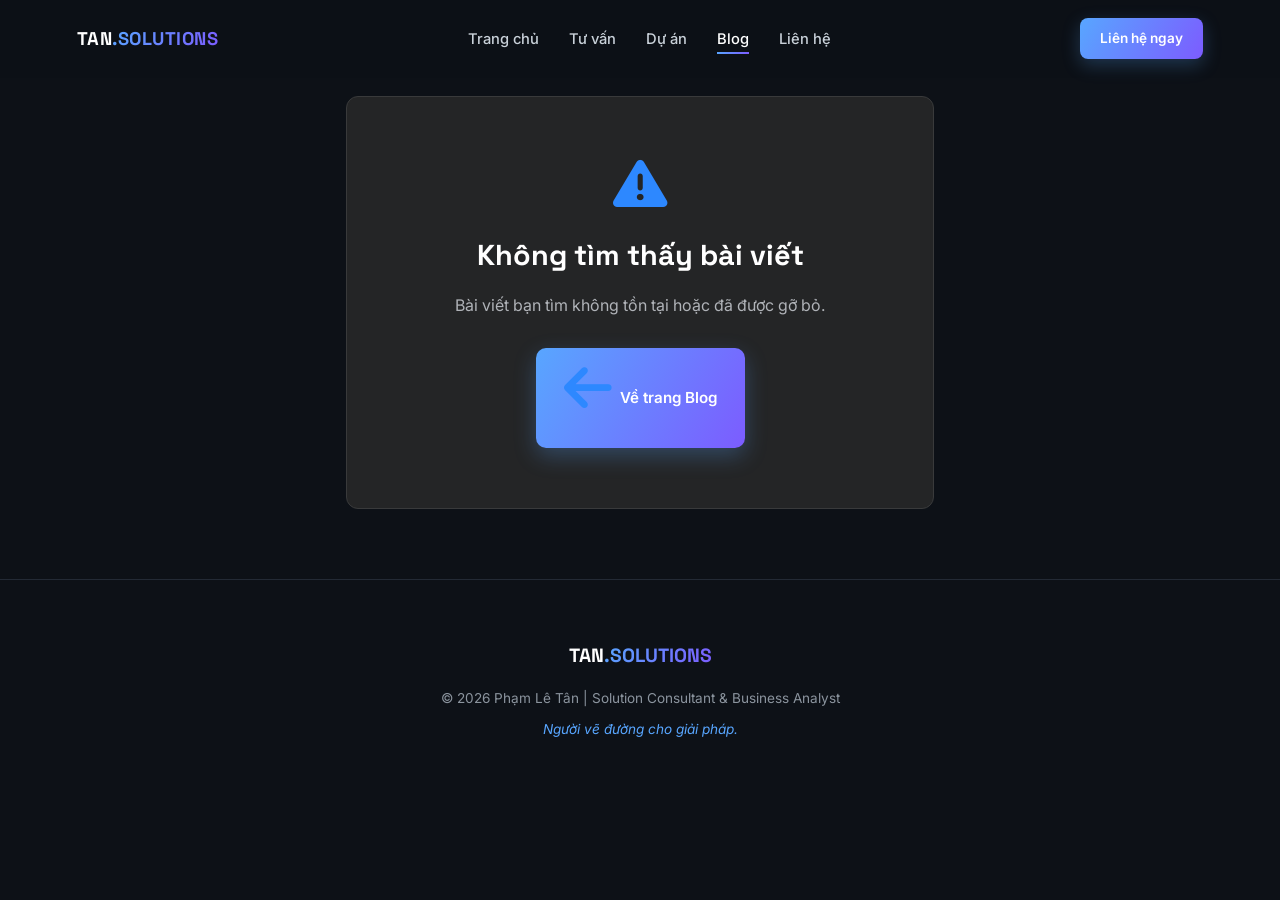
<file: post.html>
<!DOCTYPE html>
<html lang="vi">
<head>
    <meta charset="UTF-8">
    <meta name="viewport" content="width=device-width, initial-scale=1.0">
    <title>Bài viết | Phạm Lê Tân</title>
    <meta name="description" content="Bài viết blog từ Phạm Lê Tân.">
    <meta name="theme-color" content="#0d1117">

    <link rel="icon" href="assets/img/anh2.jpg" type="image/jpeg">
    <link rel="preconnect" href="https://fonts.googleapis.com">
    <link rel="preconnect" href="https://fonts.gstatic.com" crossorigin>
    <link href="https://fonts.googleapis.com/css2?family=Inter:wght@300;400;500;600;700;800&family=Space+Grotesk:wght@500;600;700&display=swap" rel="stylesheet">
    <link rel="stylesheet" href="https://cdnjs.cloudflare.com/ajax/libs/font-awesome/6.4.0/css/all.min.css">
    <link rel="stylesheet" href="css/style.css">
</head>
<body>

    <div class="scroll-progress" id="scrollProgress"></div>

    <nav id="navbar">
        <a href="index.html#home" class="logo">TAN<span>.SOLUTIONS</span></a>
        <ul class="nav-links" id="navLinks">
            <li><a href="index.html#home">Trang chủ</a></li>
            <li><a href="index.html#consulting">Tư vấn</a></li>
            <li><a href="index.html#projects">Dự án</a></li>
            <li><a href="blog.html" class="active">Blog</a></li>
            <li><a href="index.html#contact">Liên hệ</a></li>
        </ul>
        <a href="index.html#contact" class="nav-cta">Liên hệ ngay</a>
        <button class="nav-toggle" id="navToggle" aria-label="Mở menu">
            <span></span><span></span><span></span>
        </button>
    </nav>

    <main class="post-main" id="postMain">
        <!-- Nội dung bài viết được render bằng JS -->
    </main>

    <footer>
        <div class="footer-logo">TAN<span>.SOLUTIONS</span></div>
        <p>© 2026 Phạm Lê Tân | Solution Consultant &amp; Business Analyst</p>
        <p class="footer-tagline">Người vẽ đường cho giải pháp.</p>
    </footer>

    <a href="#" class="back-to-top" id="backToTop" aria-label="Lên đầu trang"><i class="fas fa-arrow-up"></i></a>

    <script src="js/blog-data.js"></script>
    <script src="js/post.js"></script>
</body>
</html>
</file>
<file: css/style.css>
:root {
    --bg-dark: #0d1117;
    --bg-soft: #10151d;
    --card-bg: #161b22;
    --primary: #58a6ff;
    --primary-2: #7c5cff;
    --accent: #2dd4bf;
    --text-main: #8b949e;
    --text-bright: #c9d1d9;
    --border: #232a35;
    --gradient: linear-gradient(120deg, #58a6ff 0%, #7c5cff 100%);
    --transition: all 0.4s cubic-bezier(0.4, 0, 0.2, 1);
}

* {
    margin: 0; padding: 0; box-sizing: border-box;
}
html { scroll-behavior: smooth; scroll-padding-top: 90px; }

body {
    font-family: 'Inter', sans-serif;
    background-color: var(--bg-dark);
    color: var(--text-main);
    line-height: 1.7;
    overflow-x: hidden;
}

::selection { background: rgba(124,92,255,0.35); color: #fff; }

/* Scrollbar */
::-webkit-scrollbar { width: 10px; }
::-webkit-scrollbar-track { background: var(--bg-dark); }
::-webkit-scrollbar-thumb { background: #2a323d; border-radius: 10px; }
::-webkit-scrollbar-thumb:hover { background: var(--primary); }

/* Scroll progress */
.scroll-progress {
    position: fixed; top: 0; left: 0; height: 3px; width: 0%;
    background: var(--gradient); z-index: 2000;
    box-shadow: 0 0 12px rgba(88,166,255,0.7);
}

/* Nav */
nav {
    position: fixed; top: 0; width: 100%; padding: 18px 6%;
    background: rgba(13, 17, 23, 0.72); backdrop-filter: blur(14px);
    display: flex; justify-content: space-between; align-items: center;
    z-index: 1000; border-bottom: 1px solid transparent;
    transition: var(--transition);
}
nav.scrolled { padding: 12px 6%; background: rgba(13,17,23,0.92); border-bottom: 1px solid var(--border); box-shadow: 0 8px 30px rgba(0,0,0,0.35); }

.logo { font-family: 'Space Grotesk', sans-serif; font-weight: 700; font-size: 1.15rem; color: #fff; letter-spacing: 0.5px; text-decoration: none; }
.logo span { background: var(--gradient); -webkit-background-clip: text; background-clip: text; -webkit-text-fill-color: transparent; }

.nav-links { list-style: none; display: flex; gap: 30px; }
.nav-links a { color: var(--text-bright); text-decoration: none; font-size: 0.92rem; font-weight: 500; position: relative; transition: var(--transition); }
.nav-links a::after { content: ''; position: absolute; left: 0; bottom: -6px; height: 2px; width: 0; background: var(--gradient); transition: var(--transition); }
.nav-links a:hover, .nav-links a.active { color: #fff; }
.nav-links a:hover::after, .nav-links a.active::after { width: 100%; }

.nav-cta { display: inline-block; padding: 9px 20px; background: var(--gradient); color: #fff; text-decoration: none; border-radius: 8px; font-size: 0.85rem; font-weight: 600; transition: var(--transition); box-shadow: 0 6px 18px rgba(88,166,255,0.25); }
.nav-cta:hover { transform: translateY(-2px); box-shadow: 0 10px 24px rgba(124,92,255,0.4); }

.nav-toggle { display: none; flex-direction: column; gap: 5px; background: none; border: 0; cursor: pointer; padding: 4px; }
.nav-toggle span { width: 26px; height: 2px; background: var(--text-bright); border-radius: 2px; transition: var(--transition); }
.nav-toggle.open span:nth-child(1) { transform: translateY(7px) rotate(45deg); }
.nav-toggle.open span:nth-child(2) { opacity: 0; }
.nav-toggle.open span:nth-child(3) { transform: translateY(-7px) rotate(-45deg); }

/* Hero */
header {
    position: relative; min-height: 100vh; display: flex; flex-direction: column;
    justify-content: center; align-items: center; text-align: center;
    padding: 130px 8% 70px; overflow: hidden;
    background: radial-gradient(circle at 70% 20%, #1a2030 0%, var(--bg-dark) 70%);
}
.hero-bg { position: absolute; inset: 0; z-index: 0; }
.hero-glow { position: absolute; top: -10%; left: 55%; width: 700px; height: 700px; background: radial-gradient(circle, rgba(124,92,255,0.22), transparent 60%); filter: blur(20px); animation: floatGlow 12s ease-in-out infinite; }
.hero-grid { position: absolute; inset: 0; background-image: linear-gradient(rgba(88,166,255,0.05) 1px, transparent 1px), linear-gradient(90deg, rgba(88,166,255,0.05) 1px, transparent 1px); background-size: 42px 42px; mask-image: radial-gradient(circle at center, #000 30%, transparent 78%); }
@keyframes floatGlow { 0%,100% { transform: translate(0,0) scale(1); } 50% { transform: translate(-40px, 40px) scale(1.1); } }

.hero-content { position: relative; z-index: 1; display: flex; align-items: center; gap: 60px; max-width: 1150px; width: 100%; }
.hero-text { flex: 1; text-align: left; animation: fadeUp 0.9s ease both; }
.hero-image { flex: 0 0 40%; position: relative; animation: fadeUp 0.9s 0.15s ease both; }

.hero-image-frame { position: relative; border-radius: 20px; padding: 6px; background: var(--gradient); box-shadow: 0 25px 60px rgba(0,0,0,0.55); }
.hero-image-frame::before { content: ''; position: absolute; inset: -2px; border-radius: 22px; background: var(--gradient); filter: blur(22px); opacity: 0.5; z-index: -1; }
.hero-image-frame img { width: 100%; display: block; border-radius: 15px; transition: var(--transition); }
.hero-image:hover .hero-image-frame { transform: translateY(-6px); }

.hero-float-card { position: absolute; bottom: 22px; left: -28px; display: flex; align-items: center; gap: 12px; background: rgba(22,27,34,0.9); backdrop-filter: blur(10px); border: 1px solid var(--border); padding: 12px 18px; border-radius: 14px; box-shadow: 0 14px 30px rgba(0,0,0,0.4); animation: floatCard 4s ease-in-out infinite; }
.hero-float-card i { color: var(--accent); font-size: 1.5rem; }
.hero-float-card strong { display: block; color: #fff; font-size: 0.9rem; }
.hero-float-card small { color: var(--text-main); font-size: 0.75rem; }
@keyframes floatCard { 0%,100% { transform: translateY(0); } 50% { transform: translateY(-10px); } }

.hero-badge { display: inline-flex; align-items: center; gap: 8px; border: 1px solid var(--border); background: rgba(88,166,255,0.06); color: var(--primary); padding: 7px 16px; border-radius: 30px; font-size: 0.72rem; font-weight: 600; letter-spacing: 0.5px; margin-bottom: 22px; }
.pulse-dot { width: 8px; height: 8px; border-radius: 50%; background: var(--accent); box-shadow: 0 0 0 rgba(45,212,191,0.6); animation: pulse 1.8s infinite; }
@keyframes pulse { 0% { box-shadow: 0 0 0 0 rgba(45,212,191,0.6); } 70% { box-shadow: 0 0 0 10px rgba(45,212,191,0); } 100% { box-shadow: 0 0 0 0 rgba(45,212,191,0); } }

header h1 { font-family: 'Space Grotesk', sans-serif; font-size: clamp(2.6rem, 7vw, 4.6rem); line-height: 1.05; color: #fff; margin-bottom: 14px; letter-spacing: -1px; }
.gradient-text { background: var(--gradient); -webkit-background-clip: text; background-clip: text; -webkit-text-fill-color: transparent; }
.hero-subtitle { font-size: clamp(1.1rem, 2.5vw, 1.5rem); color: var(--text-bright); font-weight: 600; margin-bottom: 20px; }
.hero-subtitle .sep { color: var(--primary); margin: 0 6px; }
.hero-description { max-width: 620px; margin-bottom: 32px; font-size: 1.02rem; }

.hero-tech { display: flex; flex-wrap: wrap; gap: 10px; margin-top: 30px; }
.hero-tech span { font-size: 0.78rem; color: var(--text-bright); background: rgba(255,255,255,0.03); border: 1px solid var(--border); padding: 6px 14px; border-radius: 20px; }

@keyframes fadeUp { from { opacity: 0; transform: translateY(30px); } to { opacity: 1; transform: translateY(0); } }

/* Stats */
.stats-section { padding: 0 8%; margin-top: -50px; margin-bottom: 40px; position: relative; z-index: 5; }
.stats-grid { display: grid; grid-template-columns: repeat(4, 1fr); gap: 24px; max-width: 1000px; margin: 0 auto; background: linear-gradient(180deg, rgba(22,27,34,0.9), rgba(16,21,29,0.9)); border: 1px solid var(--border); border-radius: 20px; padding: 36px 24px; backdrop-filter: blur(10px); box-shadow: 0 20px 50px rgba(0,0,0,0.4); }
.stat { text-align: center; position: relative; }
.stat:not(:last-child)::after { content: ''; position: absolute; right: -12px; top: 15%; height: 70%; width: 1px; background: var(--border); }
.stat-number { font-family: 'Space Grotesk', sans-serif; font-size: clamp(2rem, 4vw, 2.8rem); font-weight: 700; background: var(--gradient); -webkit-background-clip: text; background-clip: text; -webkit-text-fill-color: transparent; }
.stat-label { font-size: 0.85rem; color: var(--text-main); margin-top: 4px; }

/* Sections */
section { padding: 90px 8%; }
.section-head { max-width: 700px; margin: 0 auto 55px; text-align: center; }
.section-tagline { display: inline-block; font-size: 0.78rem; font-weight: 700; letter-spacing: 2px; text-transform: uppercase; color: var(--primary); margin-bottom: 12px; }
.section-title { font-family: 'Space Grotesk', sans-serif; color: #fff; font-size: clamp(1.8rem, 4vw, 2.6rem); margin-bottom: 14px; letter-spacing: -0.5px; }
.section-desc { color: var(--text-main); font-size: 1.02rem; }

.grid { display: grid; grid-template-columns: repeat(auto-fit, minmax(280px, 1fr)); gap: 28px; max-width: 1150px; margin: 0 auto; }

/* About */
#about { background: linear-gradient(180deg, var(--bg-dark), var(--bg-soft)); }
.about-wrap { max-width: 1150px; margin: 0 auto; display: grid; grid-template-columns: 0.85fr 1.15fr; gap: 60px; align-items: center; }
.about-visual { position: relative; }
.about-image-frame { position: relative; border-radius: 20px; padding: 6px; background: var(--gradient); box-shadow: 0 25px 55px rgba(0,0,0,0.5); }
.about-image-frame::before { content: ''; position: absolute; inset: -2px; border-radius: 22px; background: var(--gradient); filter: blur(24px); opacity: 0.4; z-index: -1; }
.about-image-frame img { width: 100%; display: block; border-radius: 15px; }
.about-exp-card { position: absolute; right: -22px; bottom: 28px; display: flex; align-items: center; gap: 12px; background: rgba(22,27,34,0.92); backdrop-filter: blur(10px); border: 1px solid var(--border); padding: 16px 20px; border-radius: 16px; box-shadow: 0 16px 34px rgba(0,0,0,0.45); }
.about-exp-num { font-family: 'Space Grotesk', sans-serif; font-size: 2rem; font-weight: 700; background: var(--gradient); -webkit-background-clip: text; background-clip: text; -webkit-text-fill-color: transparent; }
.about-exp-text { font-size: 0.8rem; color: var(--text-bright); line-height: 1.3; }

.about-body .section-tagline { margin-bottom: 10px; }
.about-body .section-title { margin-bottom: 18px; }
.about-lead { color: var(--text-bright); font-size: 1.1rem; font-weight: 500; margin-bottom: 16px; }
.about-body > p { margin-bottom: 16px; }

.about-edu, .about-skills { margin-top: 26px; }
.about-edu h3, .about-skills h3 { font-family: 'Space Grotesk', sans-serif; color: #fff; font-size: 1.05rem; margin-bottom: 14px; display: flex; align-items: center; gap: 10px; }
.about-edu h3 i, .about-skills h3 i { color: var(--primary); }
.about-edu ul { list-style: none; display: flex; flex-direction: column; gap: 10px; }
.about-edu li { position: relative; padding-left: 22px; color: var(--text-bright); }
.about-edu li::before { content: '\f19d'; font-family: 'Font Awesome 6 Free'; font-weight: 900; position: absolute; left: 0; top: 2px; color: var(--primary); font-size: 0.85rem; }
.about-edu li strong { color: #fff; }

.skill { margin-bottom: 16px; }
.skill-head { display: flex; justify-content: space-between; font-size: 0.88rem; color: var(--text-bright); margin-bottom: 8px; }
.skill-bar { height: 8px; background: rgba(255,255,255,0.05); border: 1px solid var(--border); border-radius: 20px; overflow: hidden; }
.skill-fill { display: block; height: 100%; width: 0; border-radius: 20px; background: var(--gradient); box-shadow: 0 0 12px rgba(88,166,255,0.5); transition: width 1.3s cubic-bezier(0.4, 0, 0.2, 1); }
.reveal.active .skill-fill { width: var(--pct); }

.about-btns { display: flex; flex-wrap: wrap; gap: 14px; margin-top: 30px; }

/* Cards */
.card { position: relative; background: var(--card-bg); padding: 36px; border-radius: 16px; border: 1px solid var(--border); transition: var(--transition); overflow: hidden; }
.card::before { content: ''; position: absolute; inset: 0; border-radius: 16px; padding: 1px; background: var(--gradient); -webkit-mask: linear-gradient(#fff 0 0) content-box, linear-gradient(#fff 0 0); -webkit-mask-composite: xor; mask-composite: exclude; opacity: 0; transition: var(--transition); }
.card:hover { transform: translateY(-8px); box-shadow: 0 18px 40px rgba(0,0,0,0.45); }
.card:hover::before { opacity: 1; }
.card-icon { font-size: 2.6rem; margin-bottom: 18px; display: inline-block; }
.card:hover .card-icon { transform: scale(1.12) rotate(-4deg); transition: var(--transition); }
.card h3 { font-family: 'Space Grotesk', sans-serif; color: #fff; margin-bottom: 14px; font-size: 1.2rem; }

/* Project cards */
.project-card { padding: 0; display: flex; flex-direction: column; }
.project-thumb { position: relative; overflow: hidden; }
.project-thumb img { width: 100%; height: 200px; object-fit: cover; display: block; transition: var(--transition); }
.project-card:hover .project-thumb img { transform: scale(1.06); }
.project-thumb .tag { position: absolute; top: 14px; left: 14px; }
.project-body { padding: 28px; }
.project-icon { font-size: 2.4rem; margin-bottom: 16px; }

/* Buttons */
.btn { display: inline-flex; align-items: center; gap: 8px; padding: 13px 28px; background: var(--gradient); color: #fff; text-decoration: none; border-radius: 10px; font-weight: 600; font-size: 0.95rem; transition: var(--transition); box-shadow: 0 8px 22px rgba(88,166,255,0.28); }
.btn:hover { transform: translateY(-3px); box-shadow: 0 14px 30px rgba(124,92,255,0.45); }
.btn i { font-size: 0.85rem; }
.btn-outline { background: transparent; border: 1px solid var(--border); color: var(--text-bright); box-shadow: none; }
.btn-outline:hover { border-color: var(--primary); color: #fff; background: rgba(88,166,255,0.08); box-shadow: none; }
.btn-zalo { background: #0068ff; box-shadow: 0 8px 22px rgba(0,104,255,0.3); }
.hero-btns { display: flex; flex-wrap: wrap; gap: 14px; }

/* Contact */
.contact-box { max-width: 780px; margin: 0 auto; text-align: center; background: linear-gradient(160deg, #171d27, #10151d); border: 1px solid var(--border); border-radius: 24px; padding: 60px 40px; position: relative; overflow: hidden; }
.contact-box::before { content: ''; position: absolute; top: -50%; left: 50%; transform: translateX(-50%); width: 500px; height: 500px; background: radial-gradient(circle, rgba(124,92,255,0.15), transparent 65%); }
.contact-box > * { position: relative; z-index: 1; }
.contact-box h2 { font-family: 'Space Grotesk', sans-serif; color: #fff; font-size: clamp(1.8rem, 4vw, 2.4rem); margin-bottom: 14px; }
.contact-main { display: flex; gap: 16px; justify-content: center; flex-wrap: wrap; margin-top: 32px; }

/* Social */
.social-links { margin-top: 34px; display: flex; gap: 18px; justify-content: center; }
.social-links a { width: 48px; height: 48px; display: flex; align-items: center; justify-content: center; border-radius: 12px; background: rgba(255,255,255,0.03); border: 1px solid var(--border); font-size: 1.3rem; color: var(--text-bright); transition: var(--transition); }
.social-links a:hover { transform: translateY(-5px); color: #fff; border-color: var(--primary); }
.social-links a:hover .fa-facebook-f, .fa-facebook-f:hover { color: #1877f2; }
.social-links a:hover .fa-tiktok, .fa-tiktok:hover { color: #ff0050; }
.social-links a:hover .fa-youtube, .fa-youtube:hover { color: #ff0000; }

/* Footer */
footer { padding: 60px 8% 40px; text-align: center; border-top: 1px solid var(--border); font-size: 0.85rem; }
.footer-logo { font-family: 'Space Grotesk', sans-serif; font-weight: 700; font-size: 1.2rem; color: #fff; margin-bottom: 14px; }
.footer-logo span { background: var(--gradient); -webkit-background-clip: text; background-clip: text; -webkit-text-fill-color: transparent; }
.footer-tagline { margin-top: 8px; font-style: italic; color: var(--primary); }

/* Tags */
.tag { display: inline-block; font-size: 0.7rem; font-weight: 600; background: rgba(13,17,23,0.75); backdrop-filter: blur(6px); color: var(--text-bright); padding: 5px 12px; border-radius: 20px; border: 1px solid var(--border); }
.tag-active { background: var(--gradient); color: #fff; border-color: transparent; }

/* Back to top */
.back-to-top { position: fixed; right: 28px; bottom: 28px; width: 48px; height: 48px; display: flex; align-items: center; justify-content: center; border-radius: 50%; background: var(--gradient); color: #fff; text-decoration: none; box-shadow: 0 10px 26px rgba(124,92,255,0.4); opacity: 0; visibility: hidden; transform: translateY(20px); transition: var(--transition); z-index: 900; }
.back-to-top.show { opacity: 1; visibility: visible; transform: translateY(0); }
.back-to-top:hover { transform: translateY(-4px); }

/* Reveal Animation */
.reveal { opacity: 0; transform: translateY(40px); transition: 0.8s all cubic-bezier(0.4, 0, 0.2, 1); }
.reveal.active { opacity: 1; transform: translateY(0); }

/* Responsive */
@media (max-width: 900px) {
    .stats-grid { grid-template-columns: repeat(2, 1fr); }
    .stat:nth-child(2)::after { display: none; }
}
@media (max-width: 768px) {
    .nav-cta { display: none; }
    .nav-toggle { display: flex; }
    .nav-links {
        position: fixed; top: 68px; right: 0; height: calc(100vh - 68px);
        width: 74%; max-width: 300px; flex-direction: column; gap: 8px;
        background: rgba(13,17,23,0.98); backdrop-filter: blur(16px);
        padding: 30px; transform: translateX(105%); transition: var(--transition);
        border-left: 1px solid var(--border);
    }
    .nav-links.open { transform: translateX(0); }
    .nav-links a { font-size: 1.05rem; padding: 10px 0; display: block; }

    .hero-content { flex-direction: column-reverse; gap: 45px; text-align: center; }
    .hero-text { text-align: center; }
    .hero-image { flex: 0 0 auto; max-width: 300px; }
    .hero-btns, .hero-tech { justify-content: center; }
    .hero-float-card { left: 50%; transform: translateX(-50%); bottom: -22px; }

    .about-wrap { grid-template-columns: 1fr; gap: 50px; }
    .about-visual { max-width: 360px; margin: 0 auto; }
    .about-btns { justify-content: center; }
}
@media (max-width: 560px) {
    section { padding: 70px 6%; }
    .stats-grid { grid-template-columns: 1fr 1fr; padding: 26px 16px; gap: 26px 10px; }
    .stat::after { display: none !important; }
    .contact-box { padding: 45px 22px; }
    .card { padding: 28px; }
    .about-exp-card { right: 50%; transform: translateX(50%); }
}

/* ============================================================
   BLOG - NEWS FEED (phong cách Facebook, Dark mode)
   ============================================================ */
:root {
    --fb-blue: #2d88ff;
    --fb-card: #242526;
    --fb-hover: #3a3b3c;
    --fb-border: #393a3b;
    --fb-text: #e4e6eb;
    --fb-text-2: #b0b3b8;
    --fb-feed-w: 620px;
}

.blog-hero {
    position: relative; min-height: 40vh; display: flex; align-items: center;
    justify-content: center; text-align: center; overflow: hidden;
    padding: 130px 8% 50px; background: radial-gradient(circle at 70% 20%, #1a2030 0%, var(--bg-dark) 70%);
}
.blog-hero-content { position: relative; z-index: 1; max-width: 720px; animation: fadeUp 0.9s ease both; }
.blog-hero h1 { font-family: 'Space Grotesk', sans-serif; font-size: clamp(2.2rem, 6vw, 3.6rem); color: #fff; margin: 12px 0 16px; letter-spacing: -1px; }
.blog-hero p { font-size: 1.05rem; }

.blog-main { max-width: var(--fb-feed-w); margin: 0 auto; padding: 34px 16px 90px; }

/* Bố cục 3 cột kiểu Facebook */
.fb-layout {
    display: grid;
    grid-template-columns: 280px minmax(0, var(--fb-feed-w)) 300px;
    gap: 24px; justify-content: center; align-items: start;
    max-width: 1300px; margin: 0 auto; padding: 30px 20px 90px;
}
.fb-center { min-width: 0; }
.fb-center .blog-grid { max-width: 100%; }
.fb-side { position: sticky; top: 84px; display: flex; flex-direction: column; gap: 16px; }

/* Card hồ sơ (cột trái) */
.fb-profile-card { background: var(--fb-card); border: 1px solid var(--fb-border); border-radius: 12px; overflow: hidden; text-align: center; padding-bottom: 12px; }
.fb-profile-cover { height: 80px; background: linear-gradient(120deg, #1e3a5f 0%, #2d88ff 60%, #7c5cff 100%); }
.fb-profile-avatar { width: 84px; height: 84px; border-radius: 50%; object-fit: cover; border: 4px solid var(--fb-card); margin: -42px auto 8px; display: block; }
.fb-profile-name { font-family: 'Space Grotesk', sans-serif; font-size: 1.08rem; color: var(--fb-text); display: flex; align-items: center; justify-content: center; gap: 6px; }
.fb-profile-name .fa-circle-check { color: var(--fb-blue); font-size: 0.78rem; }
.fb-profile-role { font-size: 0.82rem; color: var(--fb-text-2); margin: 4px 14px 14px; line-height: 1.4; }
.fb-quicknav { display: flex; flex-direction: column; gap: 2px; padding: 0 8px; text-align: left; }
.fb-quicknav a { display: flex; align-items: center; gap: 12px; padding: 9px 12px; border-radius: 8px; color: var(--fb-text); text-decoration: none; font-size: 0.9rem; font-weight: 600; transition: var(--transition); }
.fb-quicknav a i { width: 20px; text-align: center; color: var(--fb-text-2); font-size: 1rem; transition: var(--transition); }
.fb-quicknav a:hover { background: var(--fb-hover); }
.fb-quicknav a.active { background: rgba(45,136,255,0.16); color: #7ab5ff; }
.fb-quicknav a.active i { color: #7ab5ff; }

/* Widget (cột phải) */
.fb-widget { background: var(--fb-card); border: 1px solid var(--fb-border); border-radius: 12px; padding: 16px; }
.fb-widget-title { font-family: 'Space Grotesk', sans-serif; font-size: 1rem; color: var(--fb-text); margin-bottom: 10px; }
.fb-widget-text { font-size: 0.86rem; color: var(--fb-text-2); line-height: 1.55; margin-bottom: 12px; }
.fb-widget-list { list-style: none; display: flex; flex-direction: column; gap: 8px; }
.fb-widget-list li { display: flex; align-items: center; gap: 10px; font-size: 0.86rem; color: var(--fb-text); }
.fb-widget-list li i { width: 18px; text-align: center; color: var(--fb-blue); }
.fb-widget-btn { display: flex; align-items: center; justify-content: center; gap: 8px; padding: 10px; margin-bottom: 8px; border-radius: 8px; background: rgba(45,136,255,0.16); color: #7ab5ff; text-decoration: none; font-weight: 600; font-size: 0.9rem; transition: var(--transition); }
.fb-widget-btn:hover { background: rgba(45,136,255,0.28); }
.fb-widget-btn-zalo { background: rgba(0,102,255,0.14); color: #5aa8ff; }
.fb-widget-social { display: flex; gap: 8px; margin-top: 4px; }
.fb-widget-social a { flex: 1; height: 40px; display: flex; align-items: center; justify-content: center; border-radius: 8px; background: var(--fb-hover); color: var(--fb-text); text-decoration: none; font-size: 1rem; transition: var(--transition); }
.fb-widget-social a:hover { background: var(--fb-blue); color: #fff; }

/* Cover + avatar kiểu trang cá nhân Facebook */
.fb-cover { max-width: 1100px; margin: 0 auto; padding: 66px 20px 0; }
.fb-cover-photo { height: 260px; border-radius: 0 0 14px 14px; position: relative; overflow: hidden; background: linear-gradient(120deg, #14243a 0%, #1e5aa8 45%, #2d88ff 75%, #7c5cff 100%); }
.fb-cover-photo::after { content: ''; position: absolute; inset: 0; background-image: linear-gradient(rgba(255,255,255,0.06) 1px, transparent 1px), linear-gradient(90deg, rgba(255,255,255,0.06) 1px, transparent 1px); background-size: 40px 40px; mask-image: radial-gradient(circle at 70% 30%, #000 20%, transparent 75%); }
.fb-cover-bar { display: flex; align-items: flex-end; gap: 18px; padding: 0 24px 18px; margin-top: -46px; position: relative; z-index: 1; border-bottom: 1px solid var(--fb-border); }
.fb-cover-avatar { width: 150px; height: 150px; border-radius: 50%; object-fit: cover; border: 5px solid var(--bg-dark); flex-shrink: 0; box-shadow: 0 6px 20px rgba(0,0,0,0.4); }
.fb-cover-info { flex-grow: 1; padding-bottom: 6px; }
.fb-cover-info h1 { font-family: 'Space Grotesk', sans-serif; font-size: clamp(1.6rem, 4vw, 2.1rem); color: #fff; display: flex; align-items: center; gap: 8px; letter-spacing: -0.5px; }
.fb-cover-info h1 .fa-circle-check { color: var(--fb-blue); font-size: 1rem; }
.fb-cover-info p { font-size: 0.92rem; color: var(--fb-text-2); margin-top: 4px; }
.fb-cover-actions { display: flex; gap: 8px; padding-bottom: 8px; }
.fb-cover-btn { display: inline-flex; align-items: center; gap: 7px; padding: 9px 16px; border-radius: 8px; background: var(--fb-hover); color: var(--fb-text); text-decoration: none; font-weight: 600; font-size: 0.9rem; transition: var(--transition); white-space: nowrap; }
.fb-cover-btn:hover { filter: brightness(1.15); }
.fb-cover-btn-primary { background: var(--fb-blue); color: #fff; }

/* Ô soạn nhanh (composer) */
.fb-composer { background: var(--fb-card); border: 1px solid var(--fb-border); border-radius: 12px; padding: 12px 14px 6px; margin-bottom: 18px; }
.fb-composer-top { display: flex; align-items: center; gap: 10px; padding-bottom: 12px; border-bottom: 1px solid var(--fb-border); }
.fb-composer-avatar { width: 40px; height: 40px; border-radius: 50%; object-fit: cover; flex-shrink: 0; }
.fb-composer-input { flex-grow: 1; padding: 10px 18px; background: var(--fb-hover); border-radius: 30px; color: var(--fb-text-2); text-decoration: none; font-size: 0.94rem; transition: var(--transition); }
.fb-composer-input:hover { background: #45464a; }
.fb-composer-actions { display: flex; padding: 4px 0; }
.fb-composer-actions a { flex: 1; display: inline-flex; align-items: center; justify-content: center; gap: 8px; padding: 9px 4px; border-radius: 8px; color: var(--fb-text-2); text-decoration: none; font-weight: 600; font-size: 0.88rem; transition: var(--transition); }
.fb-composer-actions a:hover { background: var(--fb-hover); }
.fb-composer-actions a i { font-size: 1.05rem; }
.fb-composer-actions a:nth-child(1) i { color: #f3425f; }
.fb-composer-actions a:nth-child(2) i { color: #2d88ff; }
.fb-composer-actions a:nth-child(3) i { color: #45bd62; }

/* Thanh công cụ kiểu Facebook */
.blog-toolbar { display: flex; flex-direction: column; gap: 14px; margin-bottom: 22px; }
.blog-search { position: relative; display: flex; align-items: center; order: -1; }
.blog-search i { position: absolute; left: 18px; color: var(--fb-text-2); font-size: 0.95rem; }
.blog-search input { width: 100%; padding: 12px 18px 12px 46px; background: var(--fb-card); border: 1px solid var(--fb-border); border-radius: 30px; color: var(--fb-text); font-family: 'Inter', sans-serif; font-size: 0.95rem; transition: var(--transition); }
.blog-search input:focus { outline: none; border-color: var(--fb-blue); box-shadow: 0 0 0 3px rgba(45,136,255,0.18); }
.blog-search input::placeholder { color: var(--fb-text-2); }

.blog-filters { display: flex; flex-wrap: wrap; gap: 8px; }
.filter-chip { font-family: 'Inter', sans-serif; font-size: 0.85rem; font-weight: 600; color: var(--fb-text); background: var(--fb-card); border: 1px solid var(--fb-border); padding: 8px 16px; border-radius: 30px; cursor: pointer; transition: var(--transition); }
.filter-chip:hover { background: var(--fb-hover); }
.filter-chip.active { background: rgba(45,136,255,0.18); border-color: var(--fb-blue); color: #7ab5ff; }

/* Feed dạng cột dọc */
.blog-grid, .latest-grid { display: flex; flex-direction: column; gap: 18px; max-width: var(--fb-feed-w); margin: 0 auto; }

/* Bài viết dạng post Facebook */
.fb-post { background: var(--fb-card); border: 1px solid var(--fb-border); border-radius: 12px; overflow: hidden; box-shadow: 0 1px 2px rgba(0,0,0,0.3); animation: fadeUp 0.5s ease both; }

.fb-post-head { display: flex; align-items: center; gap: 10px; padding: 12px 14px 10px; }
.fb-avatar { width: 42px; height: 42px; border-radius: 50%; object-fit: cover; flex-shrink: 0; border: 1px solid var(--fb-border); }
.fb-post-headinfo { display: flex; flex-direction: column; line-height: 1.3; min-width: 0; flex-grow: 1; }
.fb-author { font-family: 'Inter', sans-serif; font-weight: 700; font-size: 0.95rem; color: var(--fb-text); display: inline-flex; align-items: center; gap: 6px; }
.fb-author .fa-circle-check { color: var(--fb-blue); font-size: 0.8rem; }
.fb-post-time { font-size: 0.78rem; color: var(--fb-text-2); display: flex; align-items: center; gap: 5px; flex-wrap: wrap; }
.fb-post-time .fa-earth-asia { font-size: 0.72rem; }
.fb-cat-chip { color: var(--fb-blue); font-weight: 600; }
.fb-post-more { background: none; border: 0; color: var(--fb-text-2); font-size: 1.1rem; width: 34px; height: 34px; border-radius: 50%; cursor: pointer; transition: var(--transition); flex-shrink: 0; }
.fb-post-more:hover { background: var(--fb-hover); }

.fb-post-text { padding: 0 14px 12px; }
.fb-post-title { display: block; font-family: 'Space Grotesk', sans-serif; font-weight: 600; font-size: 1.12rem; line-height: 1.4; color: var(--fb-text); text-decoration: none; margin-bottom: 6px; transition: var(--transition); }
.fb-post-title:hover { color: var(--fb-blue); }
.fb-post-text p { font-size: 0.94rem; line-height: 1.55; color: var(--fb-text-2); }

.fb-post-media { display: block; border-top: 1px solid var(--fb-border); border-bottom: 1px solid var(--fb-border); background: #000; overflow: hidden; }
.fb-post-media img { width: 100%; max-height: 460px; object-fit: cover; display: block; transition: var(--transition); }
.fb-post-media:hover img { opacity: 0.94; }

.fb-post-stats { display: flex; align-items: center; gap: 6px; padding: 12px 16px 8px; font-size: 0.84rem; color: var(--fb-text-2); }
.fb-react-icons { display: inline-flex; }
.fb-react-icons .fb-r { font-style: normal; font-size: 0.9rem; margin-right: -4px; filter: drop-shadow(0 0 1px rgba(0,0,0,0.4)); }
.fb-stats-count { margin-left: 6px; }
.fb-stats-right { margin-left: auto; }

.fb-post-actions { display: flex; border-top: 1px solid var(--fb-border); padding: 4px 8px; }
.fb-act { flex: 1; display: inline-flex; align-items: center; justify-content: center; gap: 8px; padding: 9px 4px; font-family: 'Inter', sans-serif; font-size: 0.9rem; font-weight: 600; color: var(--fb-text-2); background: none; border: 0; border-radius: 8px; cursor: pointer; text-decoration: none; transition: var(--transition); }
.fb-act:hover { background: var(--fb-hover); }
.fb-act i { font-size: 1.02rem; }
.fb-act-like.liked { color: var(--fb-blue); }
.fb-act-read { color: var(--fb-blue); }

.blog-empty { text-align: center; padding: 60px 20px; color: var(--fb-text-2); }
.blog-empty i { font-size: 3rem; color: var(--fb-border); margin-bottom: 16px; }

/* Bài viết mới nhất (trang chủ) */
.latest-cta { text-align: center; margin-top: 32px; }

/* ============================================================
   TRANG BÀI VIẾT (post.html) - dạng post Facebook mở rộng
   ============================================================ */
.post-main { max-width: var(--fb-feed-w); margin: 0 auto; padding: 96px 16px 70px; }
.post-back { display: inline-flex; align-items: center; gap: 8px; color: var(--fb-text-2); text-decoration: none; font-size: 0.9rem; font-weight: 600; margin-bottom: 16px; transition: var(--transition); }
.post-back:hover { color: var(--fb-blue); }

.post-article { background: var(--fb-card); border: 1px solid var(--fb-border); border-radius: 12px; overflow: hidden; box-shadow: 0 1px 2px rgba(0,0,0,0.3); }

.post-fb-head { display: flex; align-items: center; gap: 10px; padding: 14px 16px 4px; }
.post-fb-head .fb-avatar { width: 44px; height: 44px; }
.post-fb-headinfo { display: flex; flex-direction: column; line-height: 1.35; }
.post-fb-headinfo .fb-author { font-size: 1rem; }
.post-fb-headinfo .fb-post-time { font-size: 0.8rem; }

.post-title { font-family: 'Space Grotesk', sans-serif; font-size: clamp(1.5rem, 4vw, 2rem); line-height: 1.25; color: var(--fb-text); letter-spacing: -0.4px; padding: 14px 16px 10px; }
.post-cover { border-top: 1px solid var(--fb-border); border-bottom: 1px solid var(--fb-border); background: #000; overflow: hidden; }
.post-cover img { width: 100%; max-height: 480px; object-fit: cover; display: block; }

.post-content { font-size: 1rem; line-height: 1.75; color: var(--fb-text); padding: 20px 18px 4px; }
.post-content p { margin-bottom: 18px; }
.post-content h2 { font-family: 'Space Grotesk', sans-serif; color: #fff; font-size: 1.35rem; margin: 28px 0 14px; }
.post-content ul, .post-content ol { margin: 0 0 18px 20px; }
.post-content li { margin-bottom: 9px; }
.post-content a { color: var(--fb-blue); }
.post-content blockquote { margin: 24px 0; padding: 16px 22px; border-left: 3px solid var(--fb-blue); background: rgba(45,136,255,0.08); border-radius: 0 10px 10px 0; color: #fff; font-style: italic; font-size: 1.05rem; }
.post-content img { display: block; width: 100%; margin: 18px 0; border-radius: 10px; }

.post-stats { display: flex; align-items: center; gap: 6px; margin: 8px 16px 0; padding: 12px 0 10px; border-top: 1px solid var(--fb-border); font-size: 0.86rem; color: var(--fb-text-2); }
.post-stats .fb-react-icons .fb-r { font-style: normal; font-size: 0.95rem; margin-right: -4px; }
.post-stats .fb-stats-right { margin-left: auto; }

.post-share { display: flex; align-items: center; gap: 6px; margin: 0 8px; padding: 4px 0; border-top: 1px solid var(--fb-border); }
.post-share .share-label { flex: none; padding-left: 8px; font-size: 0.85rem; color: var(--fb-text-2); font-weight: 600; }
.post-share a, .post-share button { flex: 1; display: inline-flex; align-items: center; justify-content: center; gap: 8px; padding: 10px 4px; font-family: 'Inter', sans-serif; font-size: 0.9rem; font-weight: 600; color: var(--fb-text-2); background: none; border: 0; border-radius: 8px; cursor: pointer; text-decoration: none; transition: var(--transition); }
.post-share a:hover, .post-share button:hover { background: var(--fb-hover); color: var(--fb-text); }

.post-related { max-width: var(--fb-feed-w); margin: 26px auto 0; }
.post-related .section-title { justify-content: flex-start; text-align: left; font-size: 1.2rem; margin: 0 4px 16px; color: var(--fb-text); }

.post-notfound { text-align: center; padding: 60px 20px; background: var(--fb-card); border: 1px solid var(--fb-border); border-radius: 12px; }
.post-notfound i { font-size: 3.4rem; color: var(--fb-blue); margin-bottom: 20px; }
.post-notfound h1 { font-family: 'Space Grotesk', sans-serif; color: #fff; font-size: 1.8rem; margin-bottom: 12px; }
.post-notfound p { margin-bottom: 28px; color: var(--fb-text-2); }

/* Responsive layout 3 cột */
@media (max-width: 1180px) {
    .fb-layout { grid-template-columns: 260px minmax(0, var(--fb-feed-w)); }
    .fb-side-right { display: none; }
}
@media (max-width: 920px) {
    .fb-layout { grid-template-columns: minmax(0, var(--fb-feed-w)); padding: 24px 16px 90px; }
    .fb-side-left { display: none; }
    .fb-cover-bar { flex-direction: column; align-items: center; text-align: center; margin-top: -60px; }
    .fb-cover-info h1 { justify-content: center; }
    .fb-cover-actions { padding-bottom: 0; }
}

@media (max-width: 640px) {
    .blog-main, .post-main { padding-left: 0; padding-right: 0; }
    .fb-layout { padding-left: 0; padding-right: 0; }
    .fb-cover { padding-left: 0; padding-right: 0; }
    .fb-cover-photo { height: 180px; border-radius: 0; }
    .fb-cover-avatar { width: 120px; height: 120px; }
    .fb-post, .post-article { border-radius: 0; border-left: 0; border-right: 0; }
    .fb-composer { border-radius: 0; border-left: 0; border-right: 0; }
    .blog-toolbar { padding: 0 12px; }
    .post-back { margin-left: 12px; }
    .post-related { padding: 0 0; }
    .post-related .section-title { margin-left: 14px; }
}
</file>
